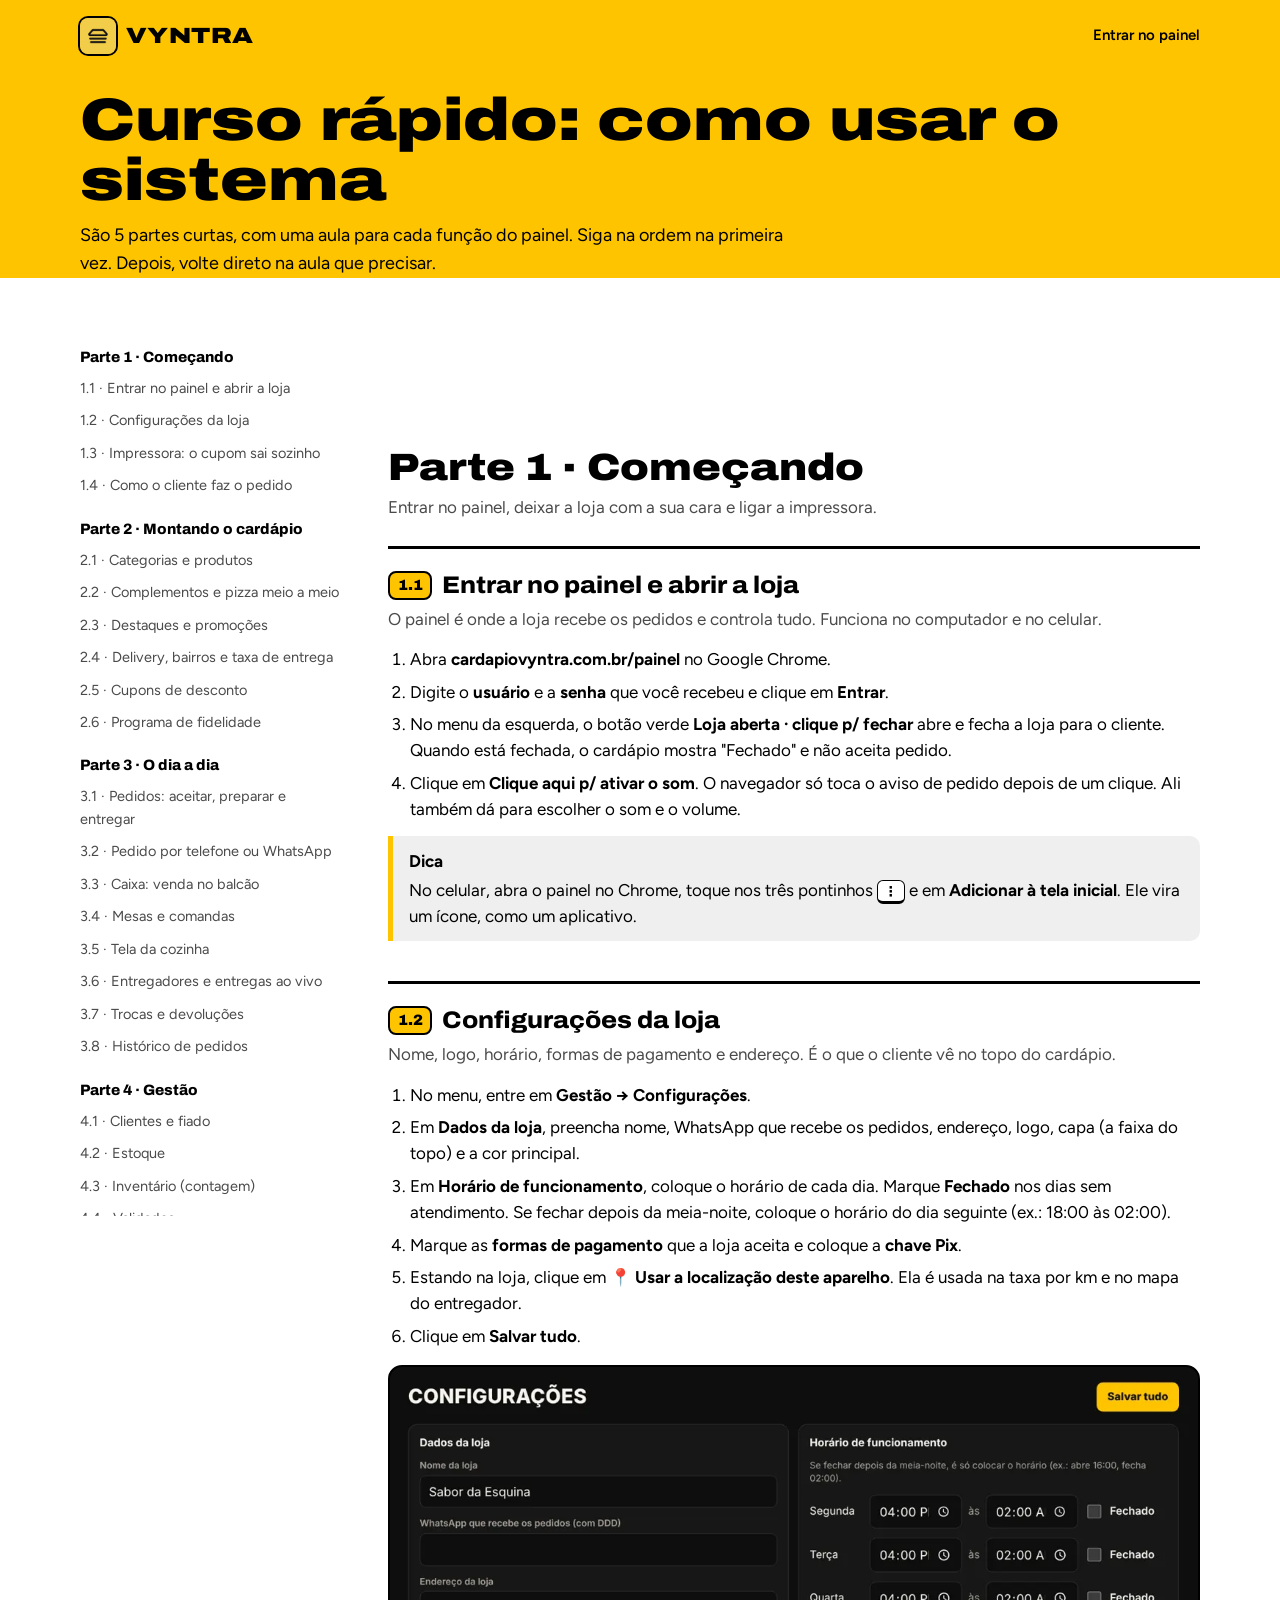
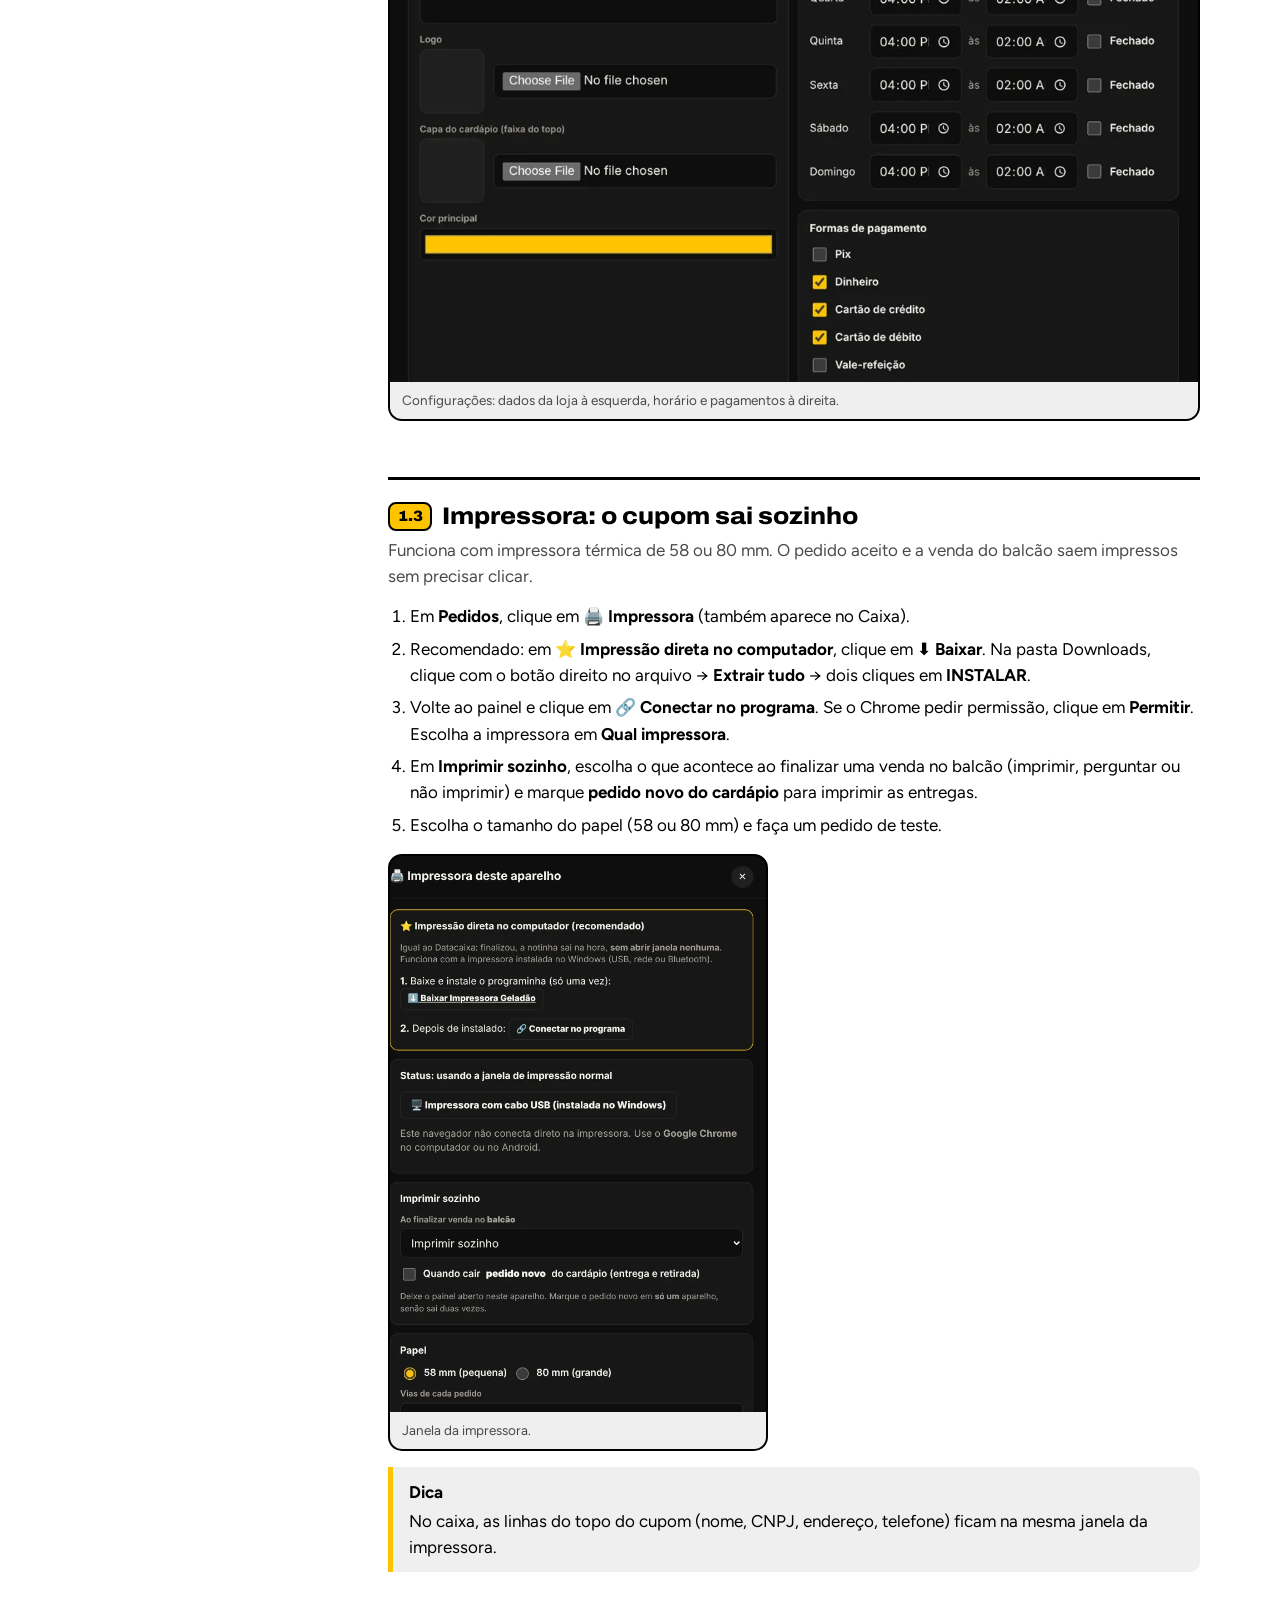
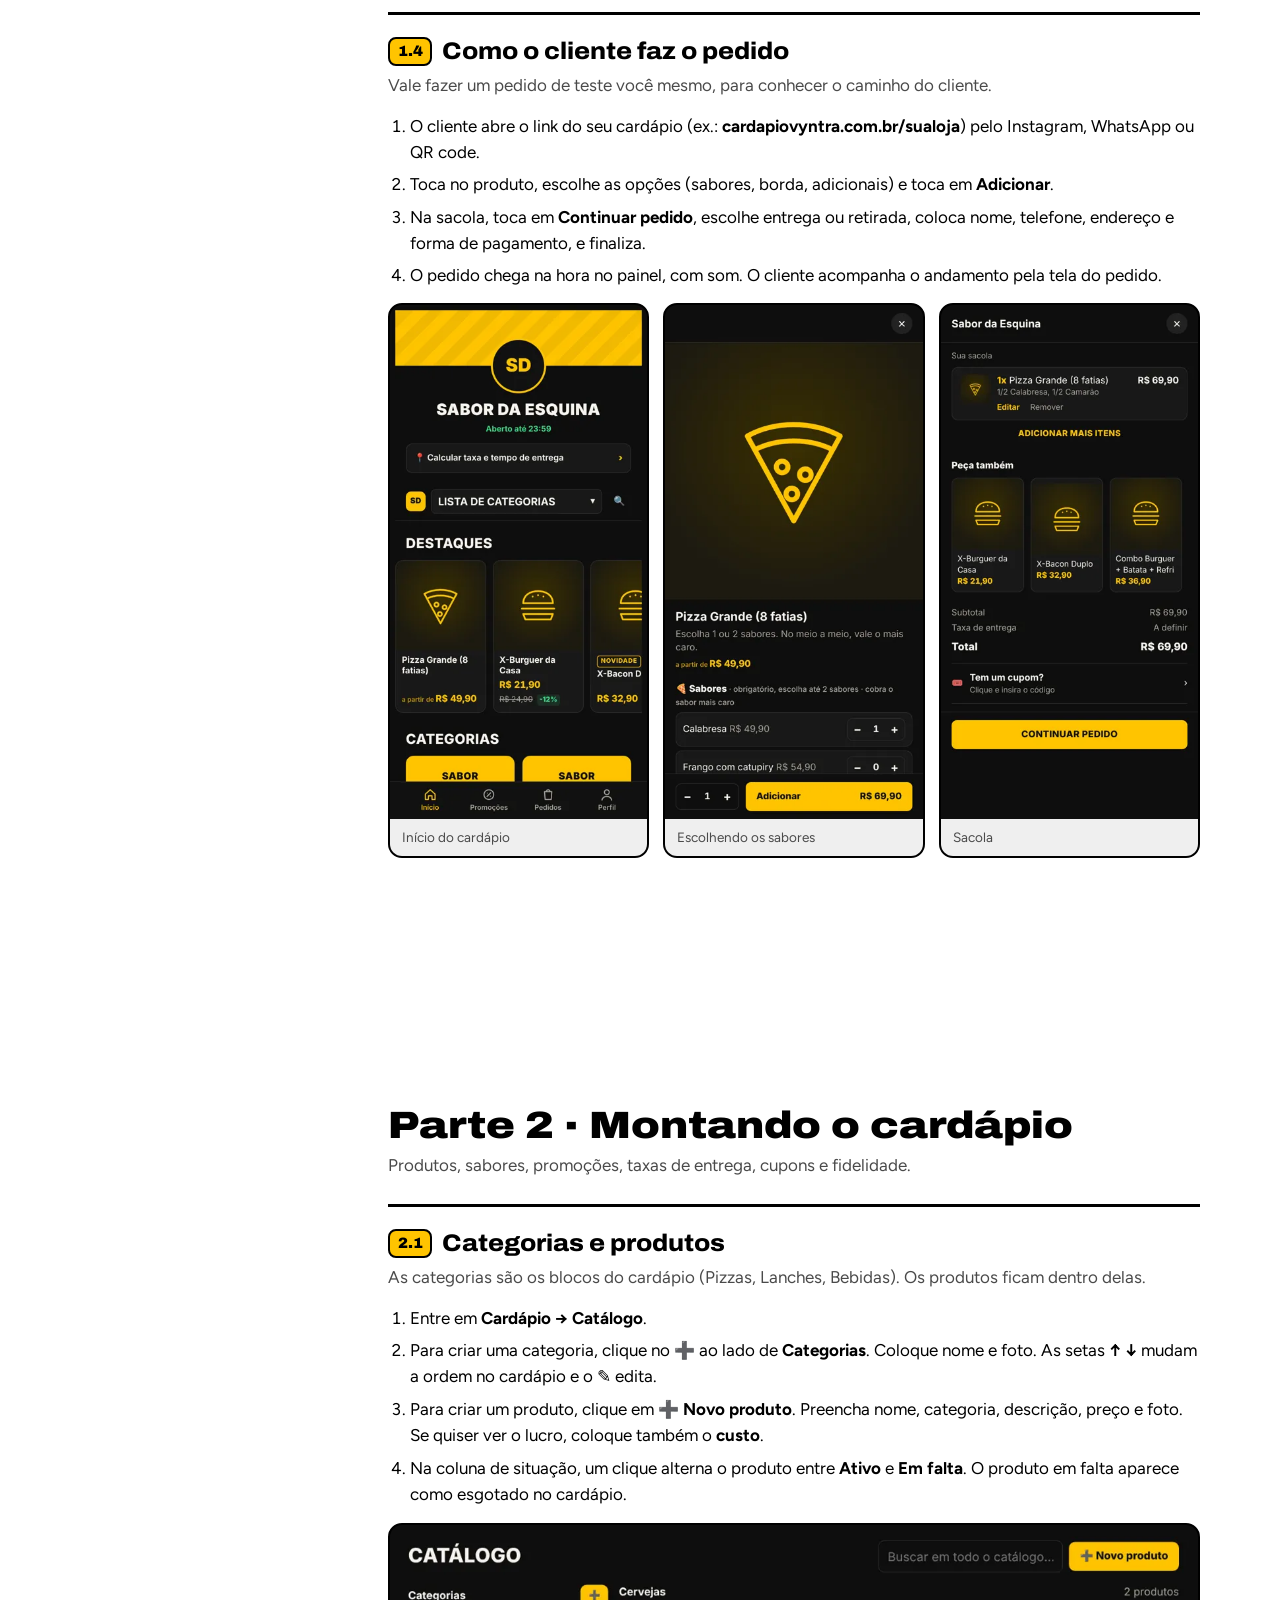
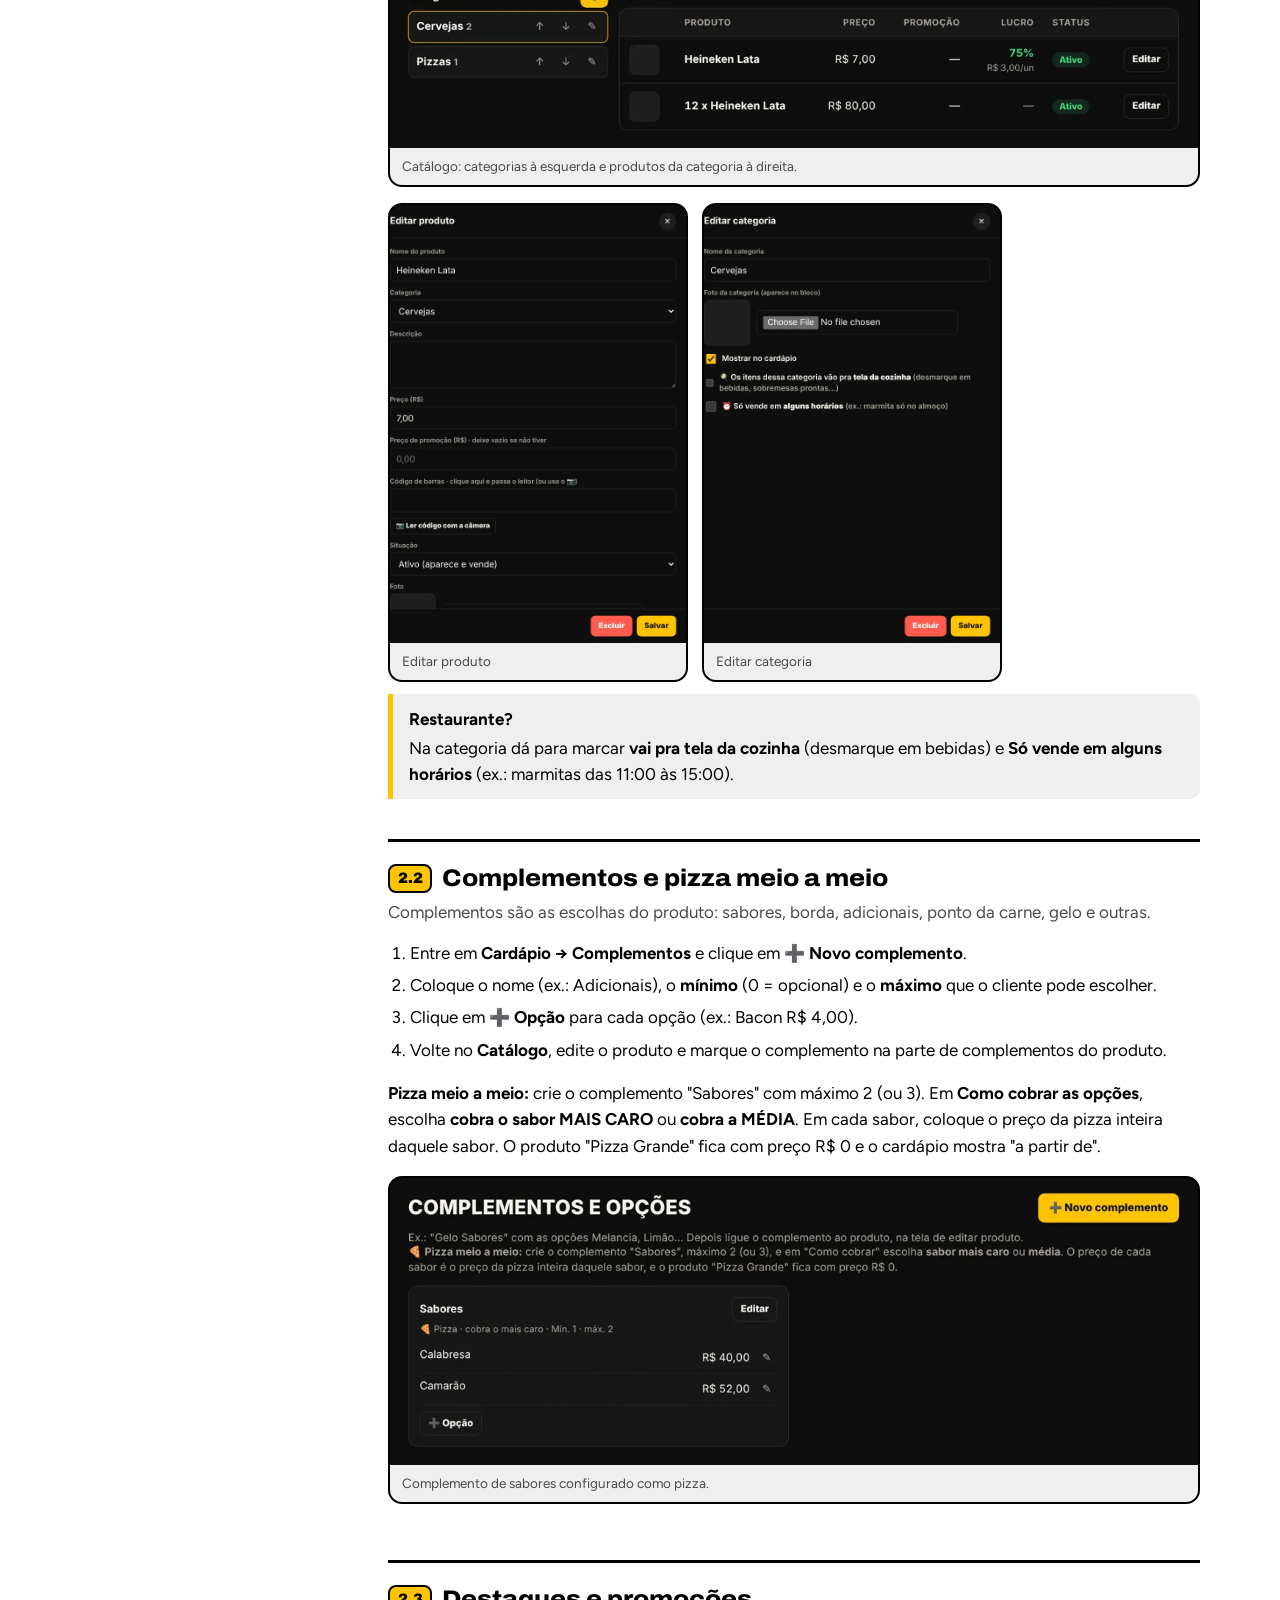
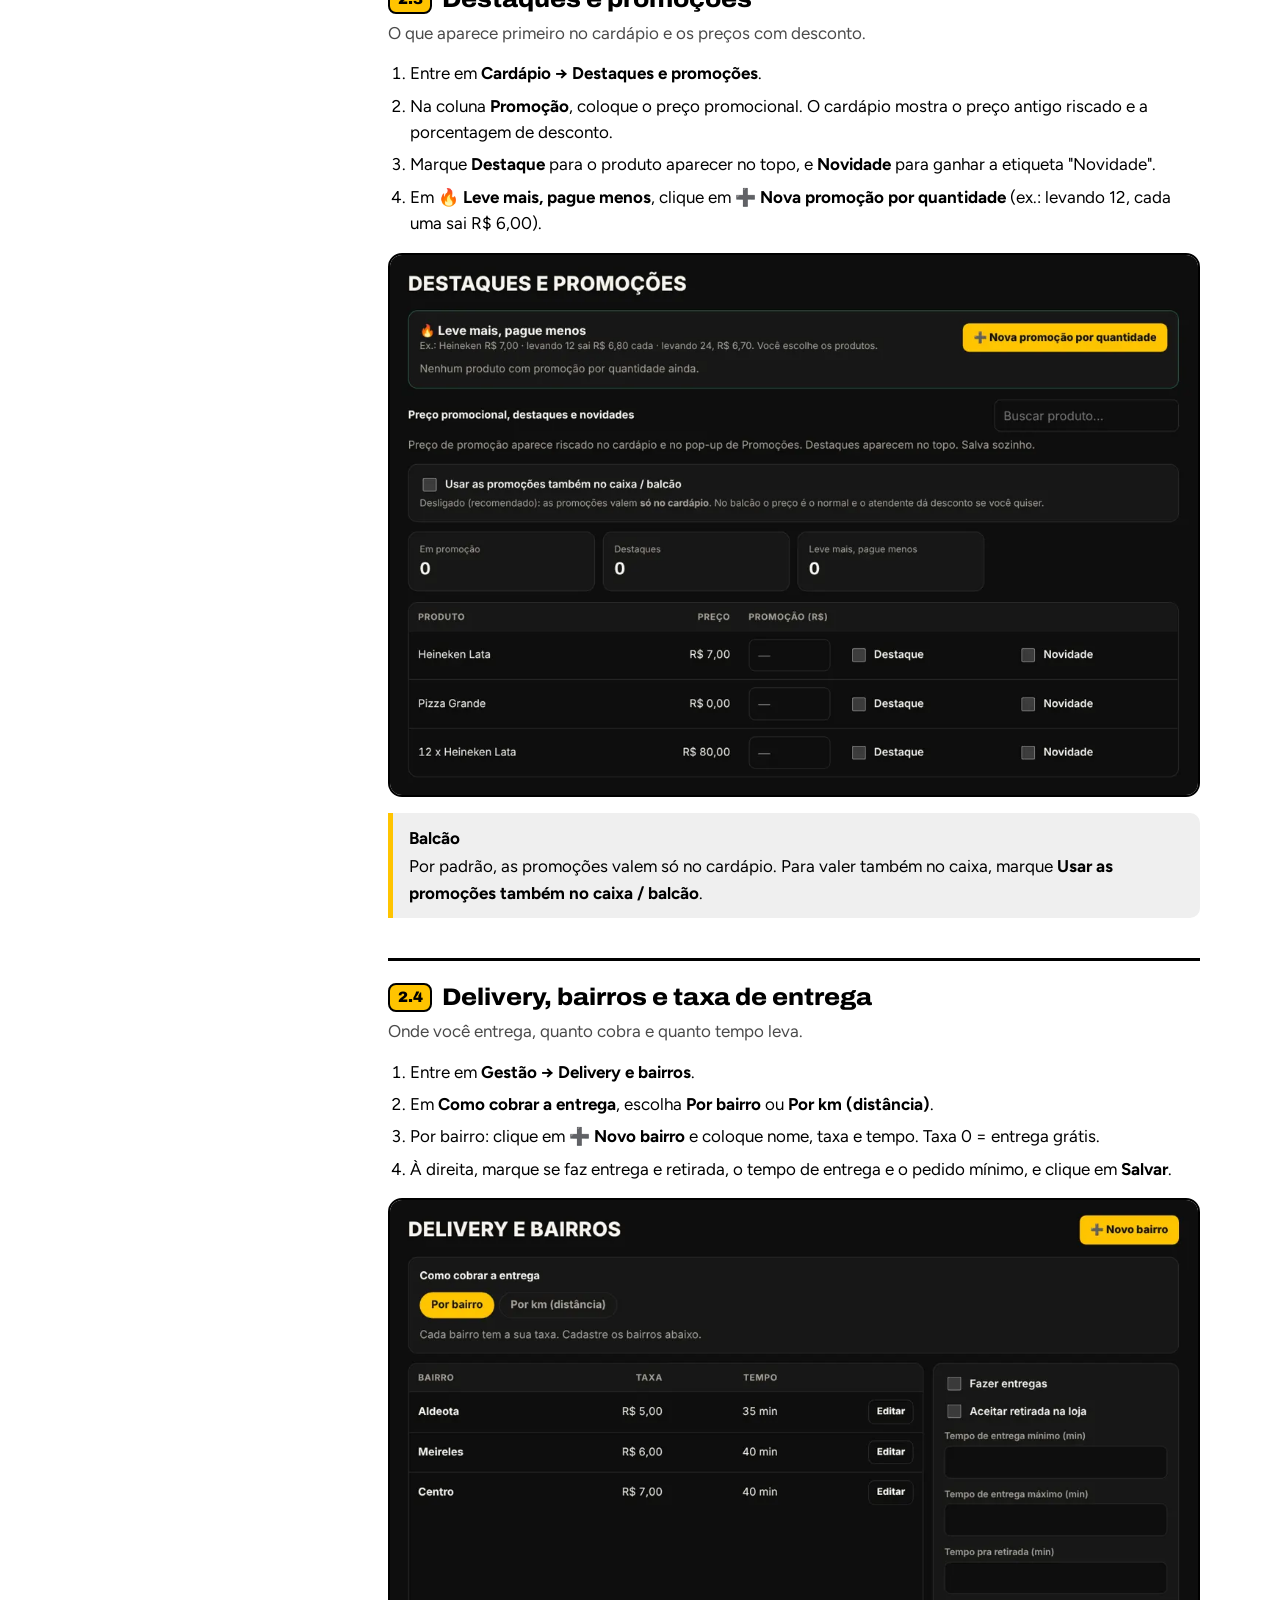
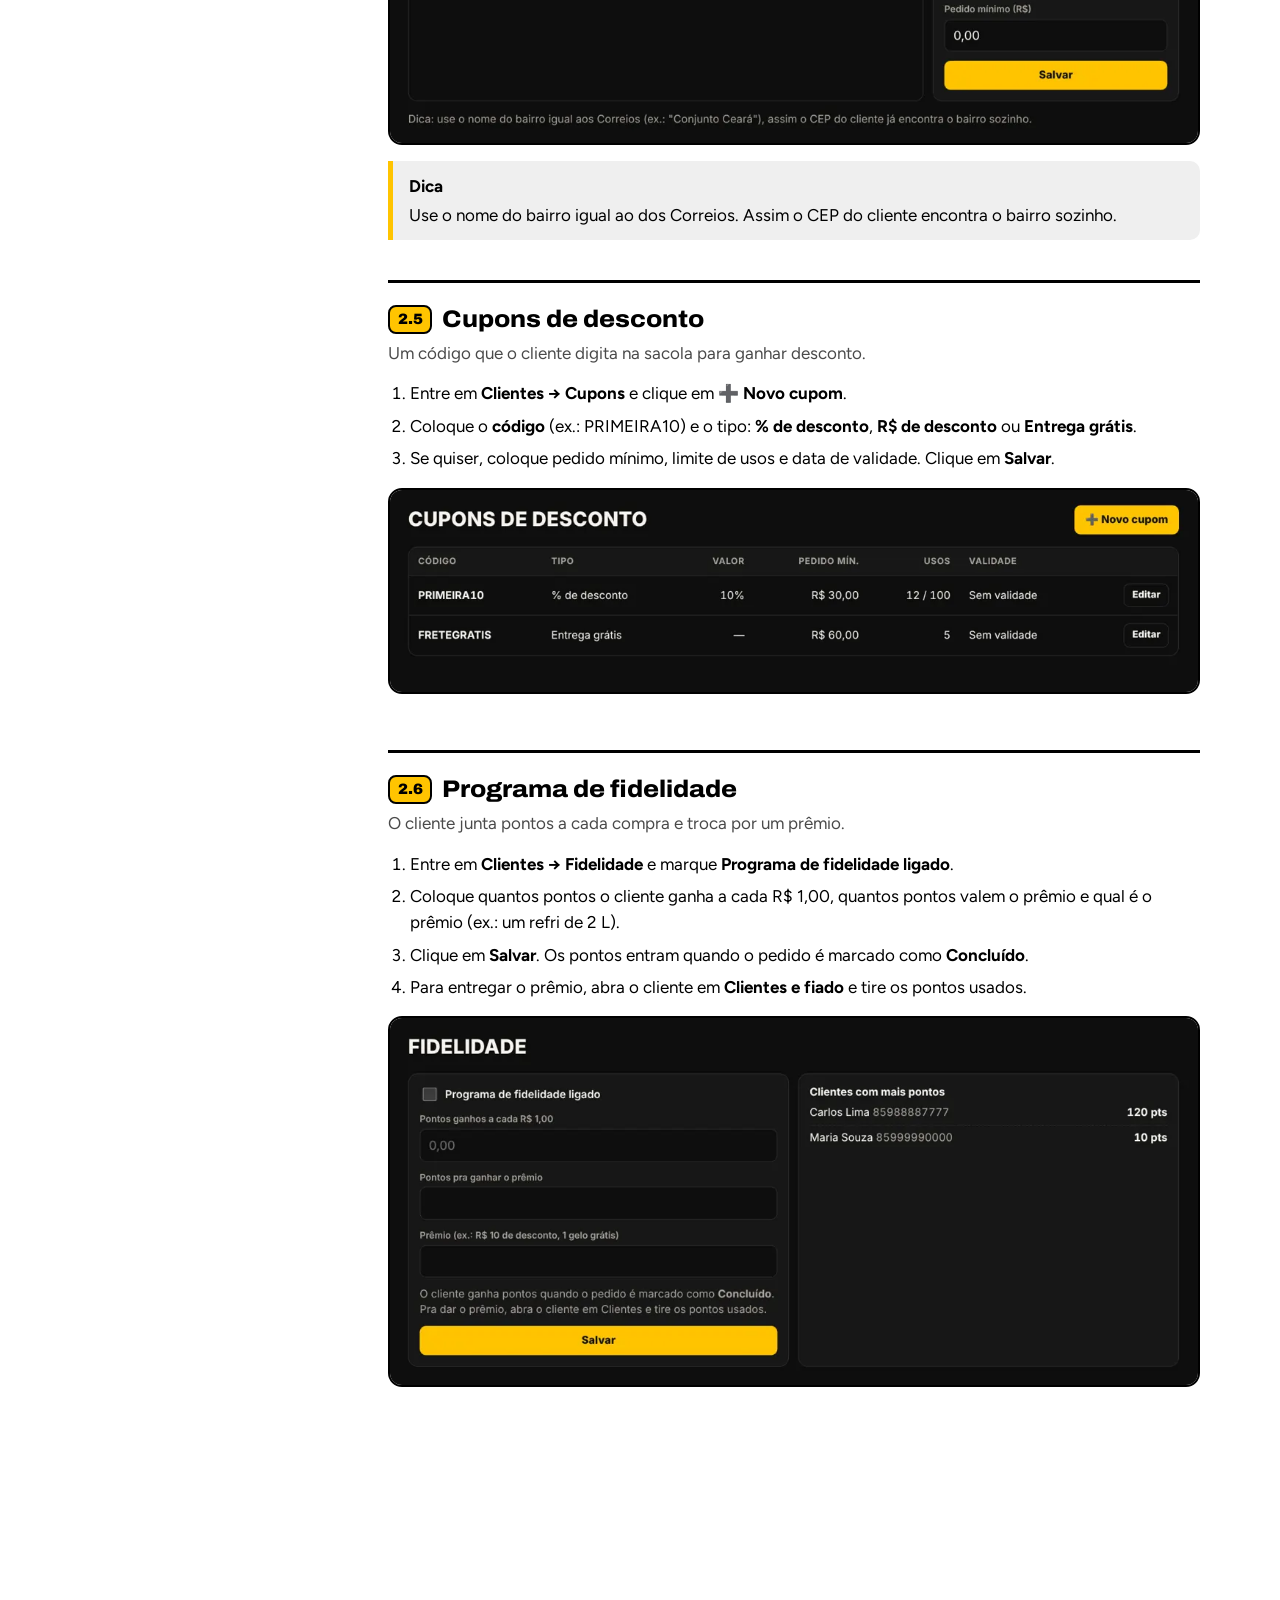
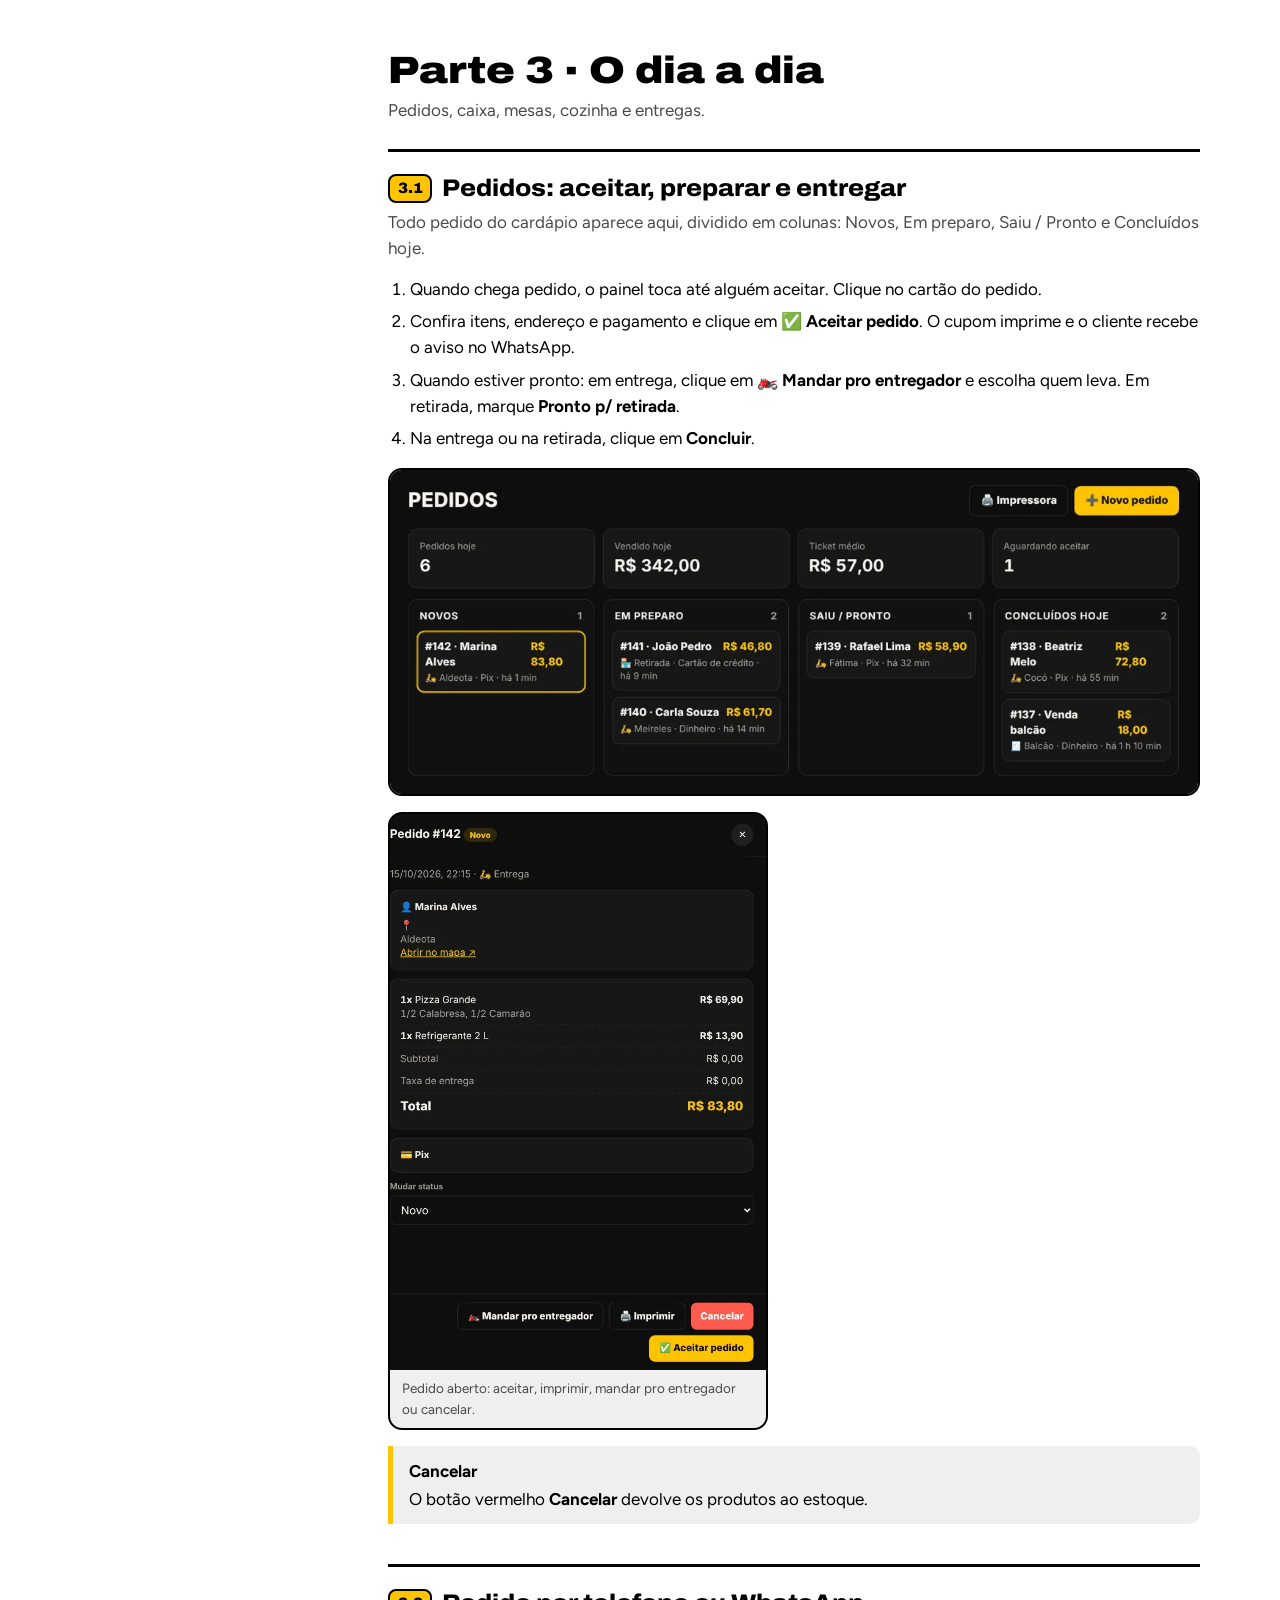
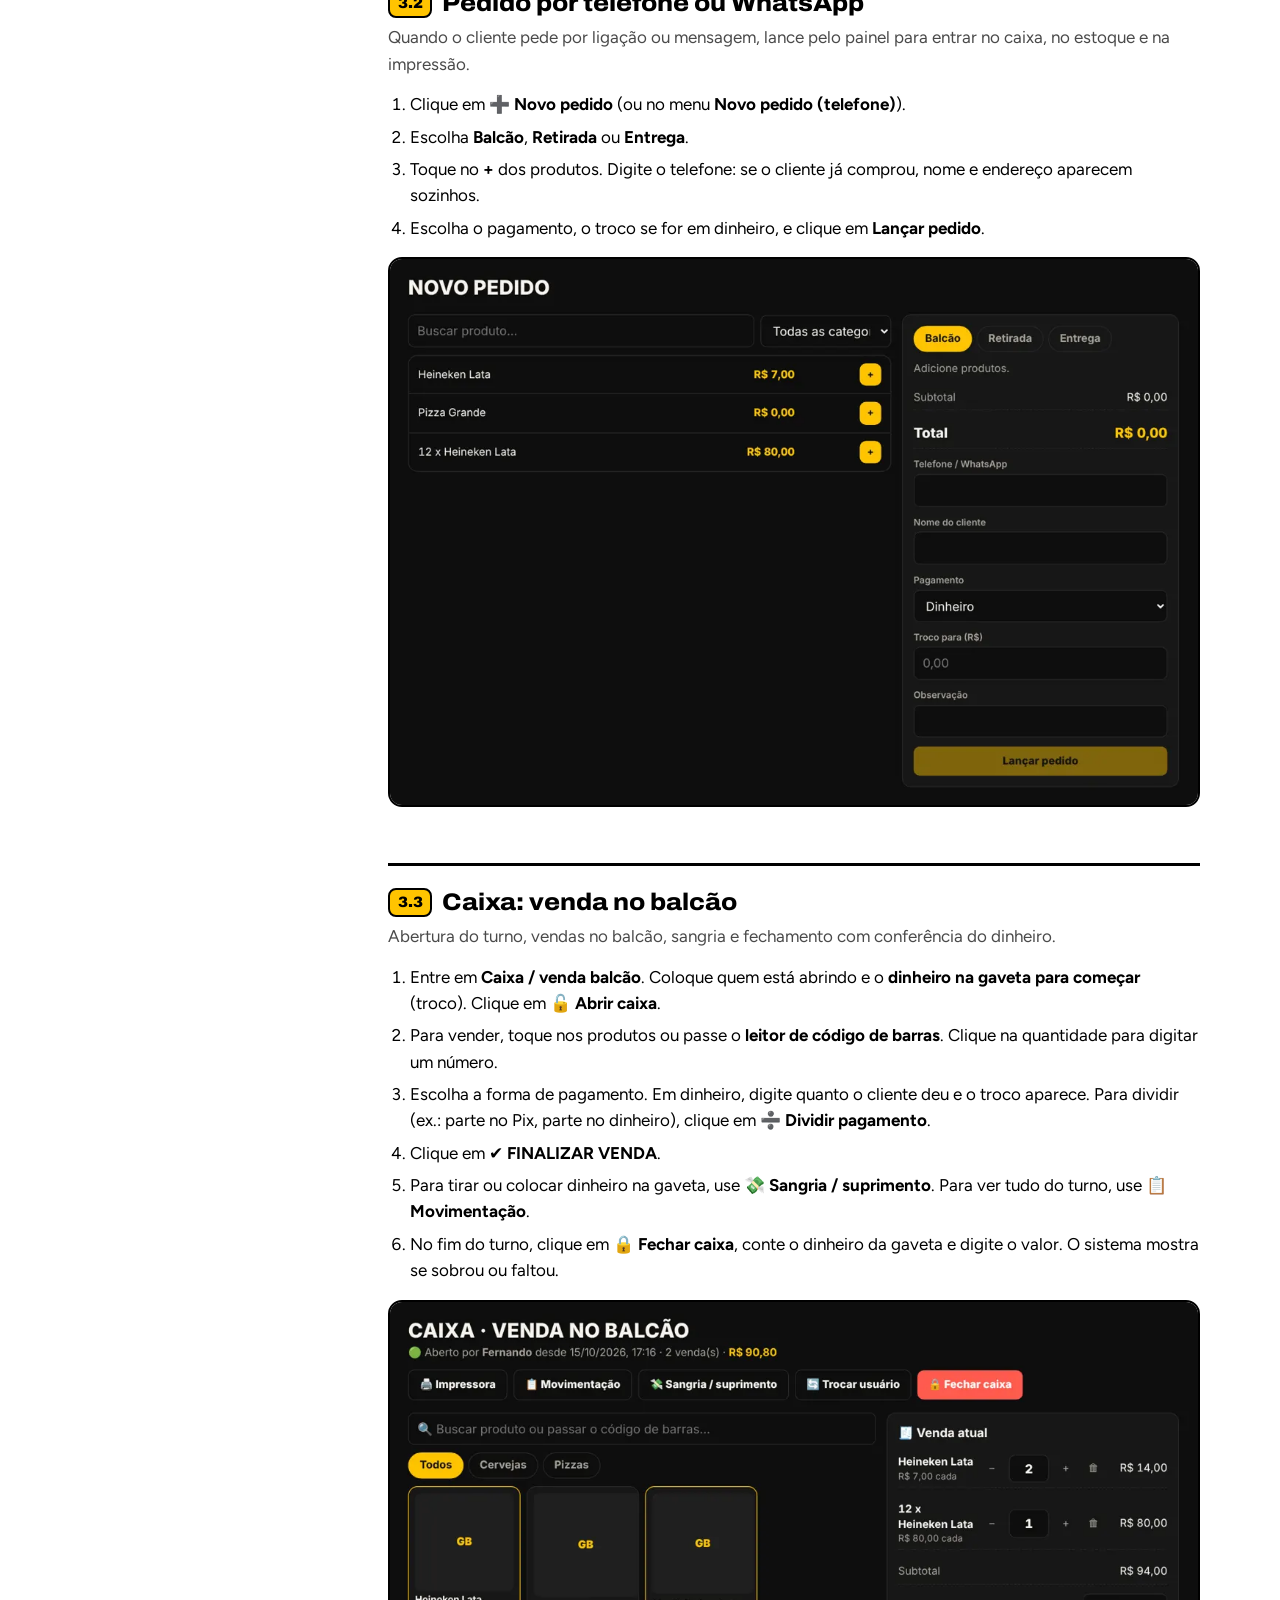
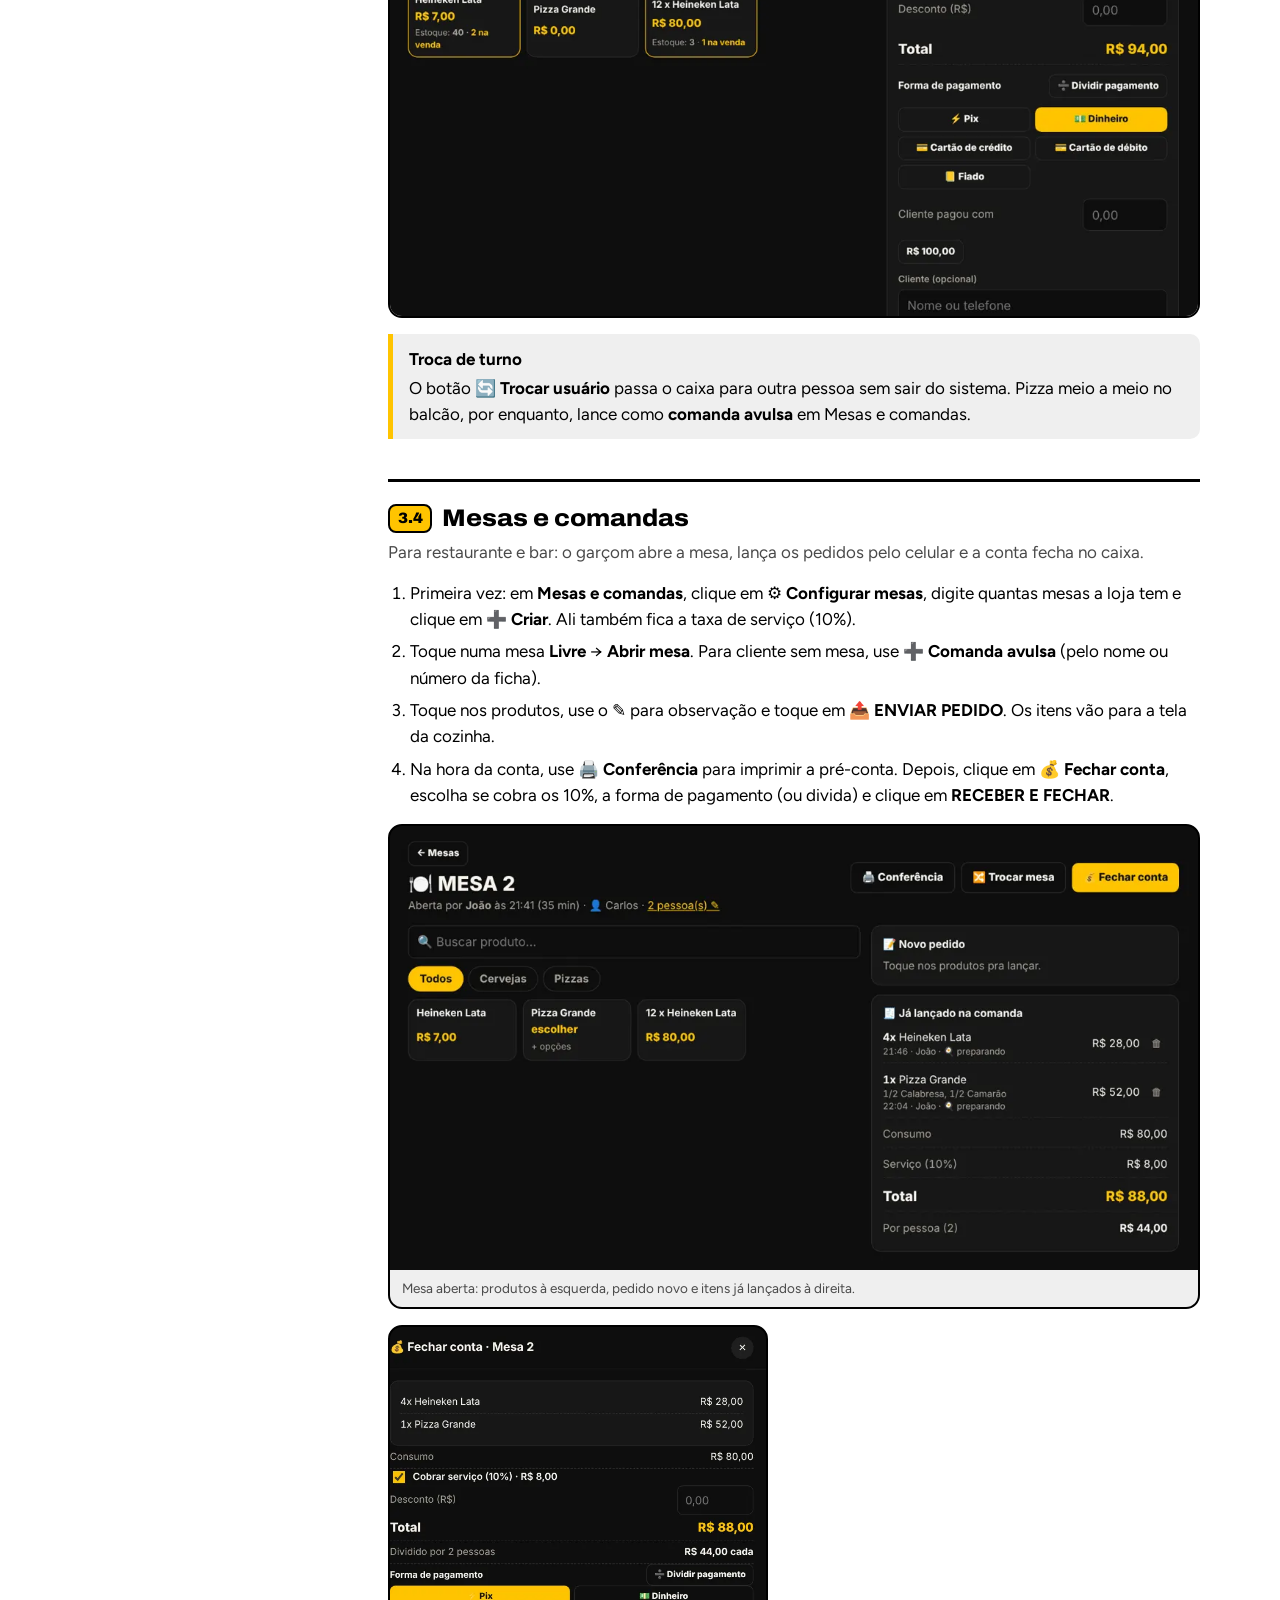
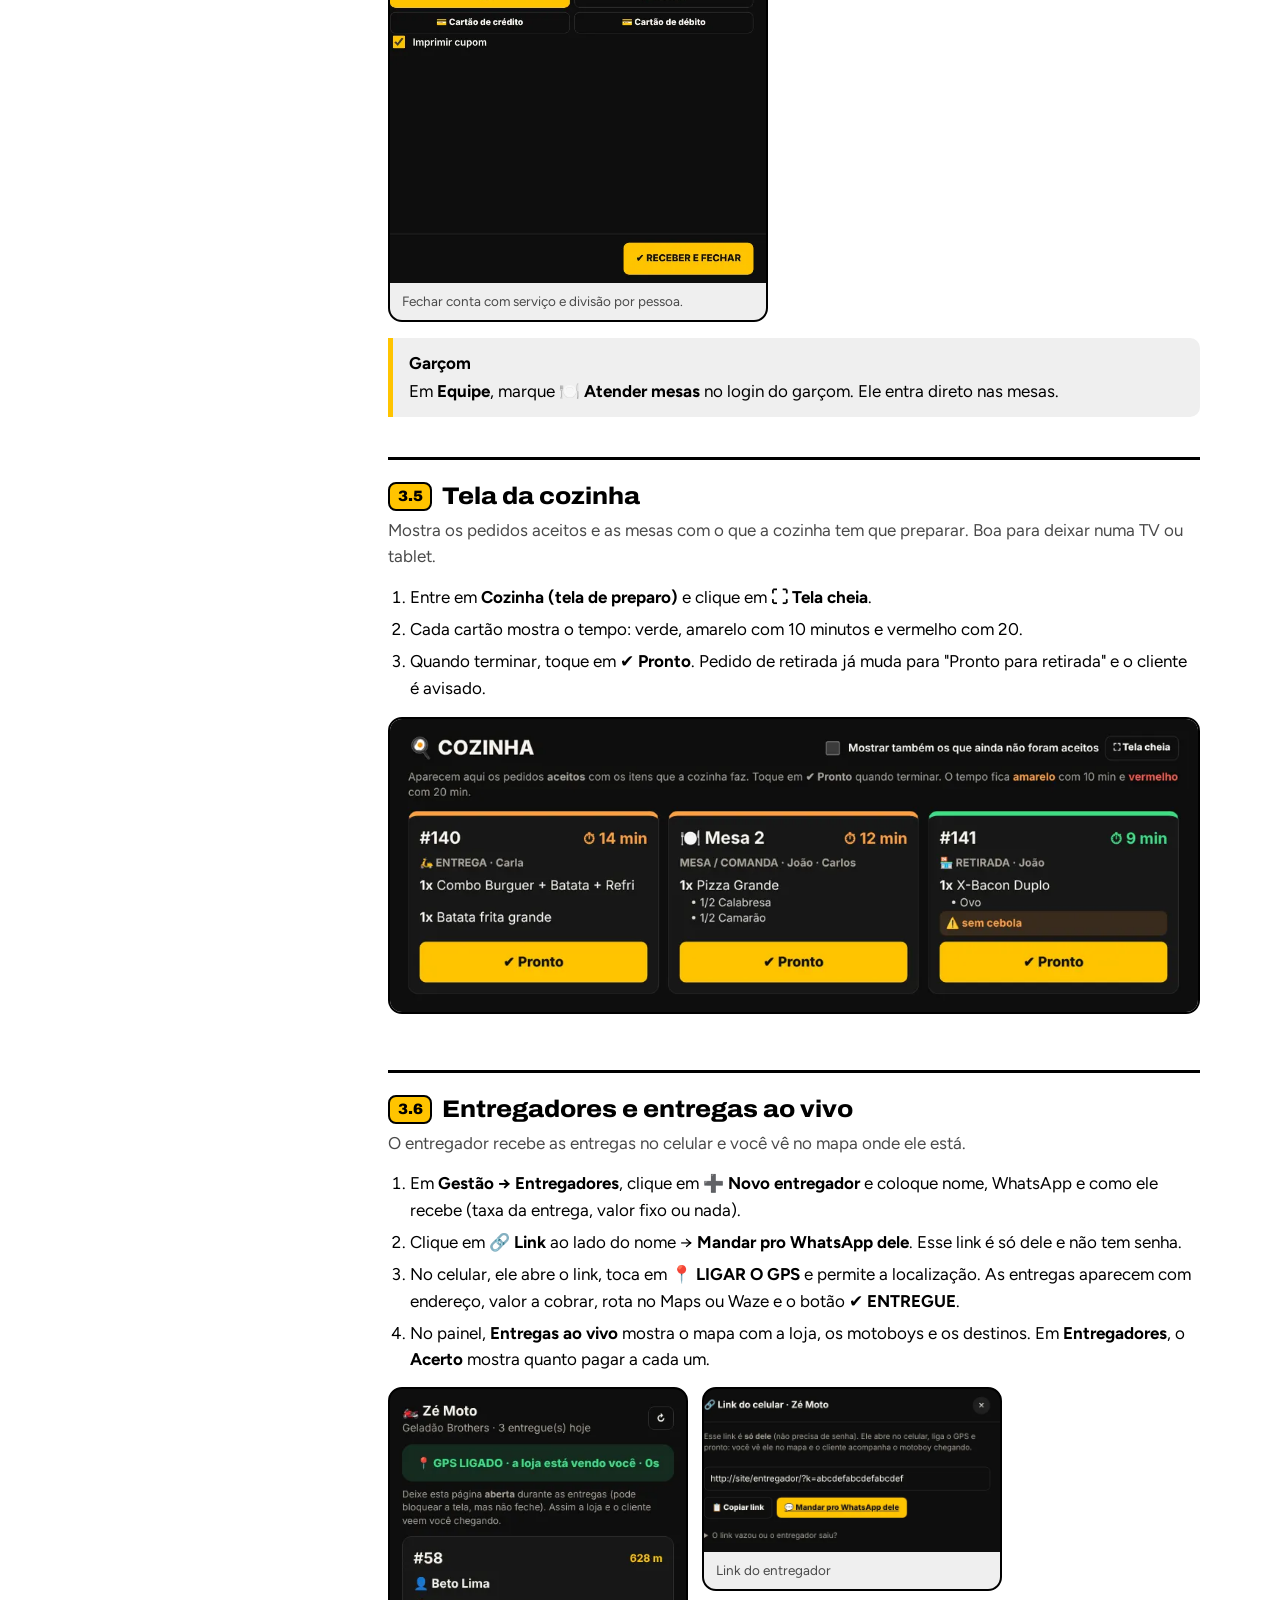
<file: ajuda/index.html>
<!doctype html>
<html lang="pt-BR">
<head>
<meta charset="utf-8">
<meta name="viewport" content="width=device-width, initial-scale=1, viewport-fit=cover">
<title>Curso rápido · VYNTRA</title>
<meta name="description" content="Aprenda a usar cada função do sistema VYNTRA: cardápio, pedidos, caixa, mesas, cozinha, entregadores, estoque, financeiro e WhatsApp.">
<meta name="theme-color" content="#FFC400">
<link rel="icon" href="/img/vyntra-32.png">
<link rel="preconnect" href="https://fonts.googleapis.com">
<link rel="stylesheet" href="https://fonts.googleapis.com/css2?family=Archivo:wdth,wght@62..125,500..900&family=Figtree:wght@400;500;600;700;800&display=swap">
<link rel="stylesheet" href="/vyntra/vyntra.css">
<style>
  .c-head{background:var(--amarelo)}
  .c-head h1{font:900 clamp(34px,5vw,60px)/1 var(--display);font-stretch:122%;margin:18px 0 12px}
  .c-head p{max-width:40em;margin:0 0 30px;font-size:18px}
  .c-grid{display:grid;grid-template-columns:260px minmax(0,1fr);gap:48px;padding:40px 20px 80px;max-width:1160px;margin:0 auto}
  .toc{position:sticky;top:16px;align-self:start;max-height:calc(100vh - 32px);overflow:auto;font-size:14.5px}
  .toc b{display:block;font:800 15px/1.2 var(--display);margin:18px 0 6px}
  .toc b:first-child{margin-top:0}
  .toc a{display:block;padding:5px 0;text-decoration:none;color:var(--texto2)}
  .toc a:hover{color:var(--preto);text-decoration:underline}
  .toc-m{display:none}
  .mod{margin:0 0 20px}
  .mod > h2{font:900 clamp(26px,3.4vw,38px)/1.05 var(--display);font-stretch:116%;margin:0 0 6px;padding-top:12px}
  .mod > p{color:var(--texto2);margin:0 0 26px}
  .aula{border-top:3px solid var(--preto);padding:22px 0 40px;scroll-margin-top:12px}
  .aula h3{font:800 24px/1.2 var(--display);font-stretch:108%;margin:0 0 6px}
  .aula .num{display:inline-block;min-width:44px;font:900 15px/1 var(--display);background:var(--amarelo);border:2px solid var(--preto);border-radius:8px;padding:5px 7px;margin-right:10px;vertical-align:3px;text-align:center}
  .aula .pra{color:var(--texto2);margin:0 0 14px}
  .aula ol,.aula ul{padding-left:22px;margin:0 0 14px}
  .aula li{margin:6px 0}
  .aula figure{margin:16px 0;border:2px solid var(--preto);border-radius:14px;overflow:hidden;background:#000}
  .aula figure img{width:100%}
  .aula figcaption{background:var(--cinza);color:var(--texto2);font-size:13.5px;padding:8px 12px}
  .aula figure.side{max-width:380px}
  .figs{display:flex;flex-wrap:wrap;gap:14px;align-items:flex-start}
  .figs figure{flex:1 1 220px;max-width:300px;margin:0}
  .dica{background:var(--cinza);border-left:5px solid var(--amarelo);border-radius:0 10px 10px 0;padding:12px 16px;margin:12px 0 0}
  .dica > b:first-child{display:block;margin-bottom:2px}
  kbd{font:700 13.5px/1 var(--body);background:#fff;border:1.5px solid var(--preto);border-bottom-width:3px;border-radius:6px;padding:2px 6px}
  @media (max-width:900px){.c-grid{grid-template-columns:1fr;gap:10px}.toc{display:none}.toc-m{display:block;margin:0 0 24px}
    .toc-m summary{cursor:pointer;font-weight:800;border:2px solid var(--preto);border-radius:12px;padding:12px 14px}
    .toc-m .toc{display:block;position:static;max-height:none;padding:6px 14px}}
  @media print{.toc,.toc-m,.c-head nav{display:none}.c-grid{display:block}.aula{break-inside:avoid-page}}
</style>
</head>
<body>
<header class="c-head">
  <div class="wrap">
    <div class="top"><a class="logo" href="/vyntra/"><img src="/img/vyntra-192.png" alt="">VYNTRA</a><nav><a href="/painel/">Entrar no painel</a></nav></div>
    <h1>Curso rápido: como usar o sistema</h1>
    <p>São 5 partes curtas, com uma aula para cada função do painel. Siga na ordem na primeira vez. Depois, volte direto na aula que precisar.</p>
  </div>
</header>

<div class="c-grid">
  <aside>
    <details class="toc-m"><summary>Ver todas as aulas</summary><nav class="toc" data-toc></nav></details>
    <nav class="toc" data-toc></nav>
  </aside>

  <main>
  <!-- ===================== PARTE 1 ===================== -->
  <section class="mod" id="parte1">
    <h2>Parte 1 · Começando</h2>
    <p>Entrar no painel, deixar a loja com a sua cara e ligar a impressora.</p>

    <article class="aula" id="entrar">
      <h3><span class="num">1.1</span>Entrar no painel e abrir a loja</h3>
      <p class="pra">O painel é onde a loja recebe os pedidos e controla tudo. Funciona no computador e no celular.</p>
      <ol>
        <li>Abra <b>cardapiovyntra.com.br/painel</b> no Google Chrome.</li>
        <li>Digite o <b>usuário</b> e a <b>senha</b> que você recebeu e clique em <b>Entrar</b>.</li>
        <li>No menu da esquerda, o botão verde <b>Loja aberta · clique p/ fechar</b> abre e fecha a loja para o cliente. Quando está fechada, o cardápio mostra "Fechado" e não aceita pedido.</li>
        <li>Clique em <b>Clique aqui p/ ativar o som</b>. O navegador só toca o aviso de pedido depois de um clique. Ali também dá para escolher o som e o volume.</li>
      </ol>
      <div class="dica"><b>Dica</b>No celular, abra o painel no Chrome, toque nos três pontinhos <kbd>⋮</kbd> e em <b>Adicionar à tela inicial</b>. Ele vira um ícone, como um aplicativo.</div>
    </article>

    <article class="aula" id="config">
      <h3><span class="num">1.2</span>Configurações da loja</h3>
      <p class="pra">Nome, logo, horário, formas de pagamento e endereço. É o que o cliente vê no topo do cardápio.</p>
      <ol>
        <li>No menu, entre em <b>Gestão → Configurações</b>.</li>
        <li>Em <b>Dados da loja</b>, preencha nome, WhatsApp que recebe os pedidos, endereço, logo, capa (a faixa do topo) e a cor principal.</li>
        <li>Em <b>Horário de funcionamento</b>, coloque o horário de cada dia. Marque <b>Fechado</b> nos dias sem atendimento. Se fechar depois da meia-noite, coloque o horário do dia seguinte (ex.: 18:00 às 02:00).</li>
        <li>Marque as <b>formas de pagamento</b> que a loja aceita e coloque a <b>chave Pix</b>.</li>
        <li>Estando na loja, clique em <b>📍 Usar a localização deste aparelho</b>. Ela é usada na taxa por km e no mapa do entregador.</li>
        <li>Clique em <b>Salvar tudo</b>.</li>
      </ol>
      <figure><img src="/img/ajuda/config.webp" alt="Tela de configurações com dados da loja, horários e formas de pagamento" loading="lazy" width="1100" height="837"><figcaption>Configurações: dados da loja à esquerda, horário e pagamentos à direita.</figcaption></figure>
    </article>

    <article class="aula" id="impressora">
      <h3><span class="num">1.3</span>Impressora: o cupom sai sozinho</h3>
      <p class="pra">Funciona com impressora térmica de 58 ou 80 mm. O pedido aceito e a venda do balcão saem impressos sem precisar clicar.</p>
      <ol>
        <li>Em <b>Pedidos</b>, clique em <b>🖨️ Impressora</b> (também aparece no Caixa).</li>
        <li>Recomendado: em <b>⭐ Impressão direta no computador</b>, clique em <b>⬇️ Baixar</b>. Na pasta Downloads, clique com o botão direito no arquivo → <b>Extrair tudo</b> → dois cliques em <b>INSTALAR</b>.</li>
        <li>Volte ao painel e clique em <b>🔗 Conectar no programa</b>. Se o Chrome pedir permissão, clique em <b>Permitir</b>. Escolha a impressora em <b>Qual impressora</b>.</li>
        <li>Em <b>Imprimir sozinho</b>, escolha o que acontece ao finalizar uma venda no balcão (imprimir, perguntar ou não imprimir) e marque <b>pedido novo do cardápio</b> para imprimir as entregas.</li>
        <li>Escolha o tamanho do papel (58 ou 80 mm) e faça um pedido de teste.</li>
      </ol>
      <figure class="side"><img src="/img/ajuda/d-impressora.webp" alt="Janela de configuração da impressora" loading="lazy" width="676" height="1000"><figcaption>Janela da impressora.</figcaption></figure>
      <div class="dica"><b>Dica</b>No caixa, as linhas do topo do cupom (nome, CNPJ, endereço, telefone) ficam na mesma janela da impressora.</div>
    </article>

    <article class="aula" id="cliente">
      <h3><span class="num">1.4</span>Como o cliente faz o pedido</h3>
      <p class="pra">Vale fazer um pedido de teste você mesmo, para conhecer o caminho do cliente.</p>
      <ol>
        <li>O cliente abre o link do seu cardápio (ex.: <b>cardapiovyntra.com.br/sualoja</b>) pelo Instagram, WhatsApp ou QR code.</li>
        <li>Toca no produto, escolhe as opções (sabores, borda, adicionais) e toca em <b>Adicionar</b>.</li>
        <li>Na sacola, toca em <b>Continuar pedido</b>, escolhe entrega ou retirada, coloca nome, telefone, endereço e forma de pagamento, e finaliza.</li>
        <li>O pedido chega na hora no painel, com som. O cliente acompanha o andamento pela tela do pedido.</li>
      </ol>
      <div class="figs">
        <figure><img src="/img/ajuda/cardapio-home.webp" alt="Início do cardápio no celular" loading="lazy" width="390" height="780"><figcaption>Início do cardápio</figcaption></figure>
        <figure><img src="/img/ajuda/cardapio-pizza.webp" alt="Escolha dos sabores da pizza" loading="lazy" width="390" height="780"><figcaption>Escolhendo os sabores</figcaption></figure>
        <figure><img src="/img/ajuda/cardapio-sacola.webp" alt="Sacola do cliente" loading="lazy" width="390" height="780"><figcaption>Sacola</figcaption></figure>
      </div>
    </article>
  </section>

  <!-- ===================== PARTE 2 ===================== -->
  <section class="mod" id="parte2">
    <h2>Parte 2 · Montando o cardápio</h2>
    <p>Produtos, sabores, promoções, taxas de entrega, cupons e fidelidade.</p>

    <article class="aula" id="catalogo">
      <h3><span class="num">2.1</span>Categorias e produtos</h3>
      <p class="pra">As categorias são os blocos do cardápio (Pizzas, Lanches, Bebidas). Os produtos ficam dentro delas.</p>
      <ol>
        <li>Entre em <b>Cardápio → Catálogo</b>.</li>
        <li>Para criar uma categoria, clique no <b>➕</b> ao lado de <b>Categorias</b>. Coloque nome e foto. As setas <b>↑ ↓</b> mudam a ordem no cardápio e o <b>✎</b> edita.</li>
        <li>Para criar um produto, clique em <b>➕ Novo produto</b>. Preencha nome, categoria, descrição, preço e foto. Se quiser ver o lucro, coloque também o <b>custo</b>.</li>
        <li>Na coluna de situação, um clique alterna o produto entre <b>Ativo</b> e <b>Em falta</b>. O produto em falta aparece como esgotado no cardápio.</li>
      </ol>
      <figure><img src="/img/ajuda/catalogo.webp" alt="Catálogo com categorias e produtos" loading="lazy" width="1100" height="304"><figcaption>Catálogo: categorias à esquerda e produtos da categoria à direita.</figcaption></figure>
      <div class="figs">
        <figure><img src="/img/ajuda/d-produto.webp" alt="Formulário de produto" loading="lazy" width="676" height="1000"><figcaption>Editar produto</figcaption></figure>
        <figure><img src="/img/ajuda/d-categoria.webp" alt="Formulário de categoria" loading="lazy" width="676" height="1000"><figcaption>Editar categoria</figcaption></figure>
      </div>
      <div class="dica"><b>Restaurante?</b>Na categoria dá para marcar <b>vai pra tela da cozinha</b> (desmarque em bebidas) e <b>Só vende em alguns horários</b> (ex.: marmitas das 11:00 às 15:00).</div>
    </article>

    <article class="aula" id="complementos">
      <h3><span class="num">2.2</span>Complementos e pizza meio a meio</h3>
      <p class="pra">Complementos são as escolhas do produto: sabores, borda, adicionais, ponto da carne, gelo e outras.</p>
      <ol>
        <li>Entre em <b>Cardápio → Complementos</b> e clique em <b>➕ Novo complemento</b>.</li>
        <li>Coloque o nome (ex.: Adicionais), o <b>mínimo</b> (0 = opcional) e o <b>máximo</b> que o cliente pode escolher.</li>
        <li>Clique em <b>➕ Opção</b> para cada opção (ex.: Bacon R$ 4,00).</li>
        <li>Volte no <b>Catálogo</b>, edite o produto e marque o complemento na parte de complementos do produto.</li>
      </ol>
      <p><b>Pizza meio a meio:</b> crie o complemento "Sabores" com máximo 2 (ou 3). Em <b>Como cobrar as opções</b>, escolha <b>cobra o sabor MAIS CARO</b> ou <b>cobra a MÉDIA</b>. Em cada sabor, coloque o preço da pizza inteira daquele sabor. O produto "Pizza Grande" fica com preço R$ 0 e o cardápio mostra "a partir de".</p>
      <figure><img src="/img/ajuda/complementos.webp" alt="Tela de complementos com sabores de pizza" loading="lazy" width="1100" height="391"><figcaption>Complemento de sabores configurado como pizza.</figcaption></figure>
    </article>

    <article class="aula" id="destaques">
      <h3><span class="num">2.3</span>Destaques e promoções</h3>
      <p class="pra">O que aparece primeiro no cardápio e os preços com desconto.</p>
      <ol>
        <li>Entre em <b>Cardápio → Destaques e promoções</b>.</li>
        <li>Na coluna <b>Promoção</b>, coloque o preço promocional. O cardápio mostra o preço antigo riscado e a porcentagem de desconto.</li>
        <li>Marque <b>Destaque</b> para o produto aparecer no topo, e <b>Novidade</b> para ganhar a etiqueta "Novidade".</li>
        <li>Em <b>🔥 Leve mais, pague menos</b>, clique em <b>➕ Nova promoção por quantidade</b> (ex.: levando 12, cada uma sai R$ 6,00).</li>
      </ol>
      <figure><img src="/img/ajuda/destaques.webp" alt="Tela de destaques e promoções" loading="lazy" width="1100" height="736"></figure>
      <div class="dica"><b>Balcão</b>Por padrão, as promoções valem só no cardápio. Para valer também no caixa, marque <b>Usar as promoções também no caixa / balcão</b>.</div>
    </article>

    <article class="aula" id="delivery">
      <h3><span class="num">2.4</span>Delivery, bairros e taxa de entrega</h3>
      <p class="pra">Onde você entrega, quanto cobra e quanto tempo leva.</p>
      <ol>
        <li>Entre em <b>Gestão → Delivery e bairros</b>.</li>
        <li>Em <b>Como cobrar a entrega</b>, escolha <b>Por bairro</b> ou <b>Por km (distância)</b>.</li>
        <li>Por bairro: clique em <b>➕ Novo bairro</b> e coloque nome, taxa e tempo. Taxa 0 = entrega grátis.</li>
        <li>À direita, marque se faz entrega e retirada, o tempo de entrega e o pedido mínimo, e clique em <b>Salvar</b>.</li>
      </ol>
      <figure><img src="/img/ajuda/delivery.webp" alt="Tela de delivery e bairros" loading="lazy" width="1100" height="740"></figure>
      <div class="dica"><b>Dica</b>Use o nome do bairro igual ao dos Correios. Assim o CEP do cliente encontra o bairro sozinho.</div>
    </article>

    <article class="aula" id="cupons">
      <h3><span class="num">2.5</span>Cupons de desconto</h3>
      <p class="pra">Um código que o cliente digita na sacola para ganhar desconto.</p>
      <ol>
        <li>Entre em <b>Clientes → Cupons</b> e clique em <b>➕ Novo cupom</b>.</li>
        <li>Coloque o <b>código</b> (ex.: PRIMEIRA10) e o tipo: <b>% de desconto</b>, <b>R$ de desconto</b> ou <b>Entrega grátis</b>.</li>
        <li>Se quiser, coloque pedido mínimo, limite de usos e data de validade. Clique em <b>Salvar</b>.</li>
      </ol>
      <figure><img src="/img/ajuda/cupons.webp" alt="Lista de cupons" loading="lazy" width="1100" height="276"></figure>
    </article>

    <article class="aula" id="fidelidade">
      <h3><span class="num">2.6</span>Programa de fidelidade</h3>
      <p class="pra">O cliente junta pontos a cada compra e troca por um prêmio.</p>
      <ol>
        <li>Entre em <b>Clientes → Fidelidade</b> e marque <b>Programa de fidelidade ligado</b>.</li>
        <li>Coloque quantos pontos o cliente ganha a cada R$ 1,00, quantos pontos valem o prêmio e qual é o prêmio (ex.: um refri de 2 L).</li>
        <li>Clique em <b>Salvar</b>. Os pontos entram quando o pedido é marcado como <b>Concluído</b>.</li>
        <li>Para entregar o prêmio, abra o cliente em <b>Clientes e fiado</b> e tire os pontos usados.</li>
      </ol>
      <figure><img src="/img/ajuda/fidelidade.webp" alt="Configuração da fidelidade" loading="lazy" width="1100" height="499"></figure>
    </article>
  </section>

  <!-- ===================== PARTE 3 ===================== -->
  <section class="mod" id="parte3">
    <h2>Parte 3 · O dia a dia</h2>
    <p>Pedidos, caixa, mesas, cozinha e entregas.</p>

    <article class="aula" id="pedidos">
      <h3><span class="num">3.1</span>Pedidos: aceitar, preparar e entregar</h3>
      <p class="pra">Todo pedido do cardápio aparece aqui, dividido em colunas: Novos, Em preparo, Saiu / Pronto e Concluídos hoje.</p>
      <ol>
        <li>Quando chega pedido, o painel toca até alguém aceitar. Clique no cartão do pedido.</li>
        <li>Confira itens, endereço e pagamento e clique em <b>✅ Aceitar pedido</b>. O cupom imprime e o cliente recebe o aviso no WhatsApp.</li>
        <li>Quando estiver pronto: em entrega, clique em <b>🏍️ Mandar pro entregador</b> e escolha quem leva. Em retirada, marque <b>Pronto p/ retirada</b>.</li>
        <li>Na entrega ou na retirada, clique em <b>Concluir</b>.</li>
      </ol>
      <figure><img src="/img/ajuda/pedidos.webp" alt="Painel de pedidos em colunas" loading="lazy" width="1100" height="441"></figure>
      <figure class="side"><img src="/img/ajuda/d-pedido.webp" alt="Detalhes de um pedido com botões de ação" loading="lazy" width="676" height="1000"><figcaption>Pedido aberto: aceitar, imprimir, mandar pro entregador ou cancelar.</figcaption></figure>
      <div class="dica"><b>Cancelar</b>O botão vermelho <b>Cancelar</b> devolve os produtos ao estoque.</div>
    </article>

    <article class="aula" id="novo">
      <h3><span class="num">3.2</span>Pedido por telefone ou WhatsApp</h3>
      <p class="pra">Quando o cliente pede por ligação ou mensagem, lance pelo painel para entrar no caixa, no estoque e na impressão.</p>
      <ol>
        <li>Clique em <b>➕ Novo pedido</b> (ou no menu <b>Novo pedido (telefone)</b>).</li>
        <li>Escolha <b>Balcão</b>, <b>Retirada</b> ou <b>Entrega</b>.</li>
        <li>Toque no <b>+</b> dos produtos. Digite o telefone: se o cliente já comprou, nome e endereço aparecem sozinhos.</li>
        <li>Escolha o pagamento, o troco se for em dinheiro, e clique em <b>Lançar pedido</b>.</li>
      </ol>
      <figure><img src="/img/ajuda/novo.webp" alt="Tela de novo pedido por telefone" loading="lazy" width="1100" height="744"></figure>
    </article>

    <article class="aula" id="caixa">
      <h3><span class="num">3.3</span>Caixa: venda no balcão</h3>
      <p class="pra">Abertura do turno, vendas no balcão, sangria e fechamento com conferência do dinheiro.</p>
      <ol>
        <li>Entre em <b>Caixa / venda balcão</b>. Coloque quem está abrindo e o <b>dinheiro na gaveta para começar</b> (troco). Clique em <b>🔓 Abrir caixa</b>.</li>
        <li>Para vender, toque nos produtos ou passe o <b>leitor de código de barras</b>. Clique na quantidade para digitar um número.</li>
        <li>Escolha a forma de pagamento. Em dinheiro, digite quanto o cliente deu e o troco aparece. Para dividir (ex.: parte no Pix, parte no dinheiro), clique em <b>➗ Dividir pagamento</b>.</li>
        <li>Clique em <b>✔ FINALIZAR VENDA</b>.</li>
        <li>Para tirar ou colocar dinheiro na gaveta, use <b>💸 Sangria / suprimento</b>. Para ver tudo do turno, use <b>📋 Movimentação</b>.</li>
        <li>No fim do turno, clique em <b>🔒 Fechar caixa</b>, conte o dinheiro da gaveta e digite o valor. O sistema mostra se sobrou ou faltou.</li>
      </ol>
      <figure><img src="/img/ajuda/d-caixa.webp" alt="Tela do caixa com venda em andamento" loading="lazy" width="1100" height="837"></figure>
      <div class="dica"><b>Troca de turno</b>O botão <b>🔄 Trocar usuário</b> passa o caixa para outra pessoa sem sair do sistema. Pizza meio a meio no balcão, por enquanto, lance como <b>comanda avulsa</b> em Mesas e comandas.</div>
    </article>

    <article class="aula" id="mesas">
      <h3><span class="num">3.4</span>Mesas e comandas</h3>
      <p class="pra">Para restaurante e bar: o garçom abre a mesa, lança os pedidos pelo celular e a conta fecha no caixa.</p>
      <ol>
        <li>Primeira vez: em <b>Mesas e comandas</b>, clique em <b>⚙️ Configurar mesas</b>, digite quantas mesas a loja tem e clique em <b>➕ Criar</b>. Ali também fica a taxa de serviço (10%).</li>
        <li>Toque numa mesa <b>Livre</b> → <b>Abrir mesa</b>. Para cliente sem mesa, use <b>➕ Comanda avulsa</b> (pelo nome ou número da ficha).</li>
        <li>Toque nos produtos, use o <b>✎</b> para observação e toque em <b>📤 ENVIAR PEDIDO</b>. Os itens vão para a tela da cozinha.</li>
        <li>Na hora da conta, use <b>🖨️ Conferência</b> para imprimir a pré-conta. Depois, clique em <b>💰 Fechar conta</b>, escolha se cobra os 10%, a forma de pagamento (ou divida) e clique em <b>RECEBER E FECHAR</b>.</li>
      </ol>
      <figure><img src="/img/ajuda/d-mesa.webp" alt="Comanda da mesa com itens lançados" loading="lazy" width="1100" height="604"><figcaption>Mesa aberta: produtos à esquerda, pedido novo e itens já lançados à direita.</figcaption></figure>
      <figure class="side"><img src="/img/ajuda/d-fechar-conta.webp" alt="Fechar conta da mesa" loading="lazy" width="676" height="1000"><figcaption>Fechar conta com serviço e divisão por pessoa.</figcaption></figure>
      <div class="dica"><b>Garçom</b>Em <b>Equipe</b>, marque <b>🍽️ Atender mesas</b> no login do garçom. Ele entra direto nas mesas.</div>
    </article>

    <article class="aula" id="cozinha">
      <h3><span class="num">3.5</span>Tela da cozinha</h3>
      <p class="pra">Mostra os pedidos aceitos e as mesas com o que a cozinha tem que preparar. Boa para deixar numa TV ou tablet.</p>
      <ol>
        <li>Entre em <b>Cozinha (tela de preparo)</b> e clique em <b>⛶ Tela cheia</b>.</li>
        <li>Cada cartão mostra o tempo: verde, amarelo com 10 minutos e vermelho com 20.</li>
        <li>Quando terminar, toque em <b>✔ Pronto</b>. Pedido de retirada já muda para "Pronto para retirada" e o cliente é avisado.</li>
      </ol>
      <figure><img src="/img/ajuda/cozinha.webp" alt="Tela da cozinha com cartões de pedidos" loading="lazy" width="1100" height="399"></figure>
    </article>

    <article class="aula" id="entregas">
      <h3><span class="num">3.6</span>Entregadores e entregas ao vivo</h3>
      <p class="pra">O entregador recebe as entregas no celular e você vê no mapa onde ele está.</p>
      <ol>
        <li>Em <b>Gestão → Entregadores</b>, clique em <b>➕ Novo entregador</b> e coloque nome, WhatsApp e como ele recebe (taxa da entrega, valor fixo ou nada).</li>
        <li>Clique em <b>🔗 Link</b> ao lado do nome → <b>Mandar pro WhatsApp dele</b>. Esse link é só dele e não tem senha.</li>
        <li>No celular, ele abre o link, toca em <b>📍 LIGAR O GPS</b> e permite a localização. As entregas aparecem com endereço, valor a cobrar, rota no Maps ou Waze e o botão <b>✔ ENTREGUE</b>.</li>
        <li>No painel, <b>Entregas ao vivo</b> mostra o mapa com a loja, os motoboys e os destinos. Em <b>Entregadores</b>, o <b>Acerto</b> mostra quanto pagar a cada um.</li>
      </ol>
      <div class="figs">
        <figure><img src="/img/ajuda/entregador-celular.webp" alt="Tela do entregador no celular" loading="lazy" width="390" height="844"><figcaption>O que o entregador vê no celular</figcaption></figure>
        <figure><img src="/img/ajuda/d-link-entregador.webp" alt="Link do celular do entregador" loading="lazy" width="676" height="372"><figcaption>Link do entregador</figcaption></figure>
      </div>
      <div class="dica"><b>Importante</b>O celular só manda a localização enquanto a página do link está aberta na tela.</div>
    </article>

    <article class="aula" id="devolucoes">
      <h3><span class="num">3.7</span>Trocas e devoluções</h3>
      <p class="pra">Devolve o dinheiro (ou gera crédito para troca) e volta o produto para o estoque.</p>
      <ol>
        <li>Entre em <b>Trocas e devoluções</b> e encontre a venda pelo número ou escolha uma dos últimos 3 dias.</li>
        <li>Marque os itens e a quantidade que voltaram, o motivo e como devolver o valor.</li>
        <li>Clique em <b>✔ Confirmar devolução</b>. Em troca, o desconto já vai para o caixa para passar o produto novo.</li>
      </ol>
      <figure><img src="/img/ajuda/devolucoes.webp" alt="Tela de trocas e devoluções" loading="lazy" width="1100" height="476"></figure>
    </article>

    <article class="aula" id="historico">
      <h3><span class="num">3.8</span>Histórico de pedidos</h3>
      <p class="pra">Busca qualquer pedido antigo por data, status, número, nome ou telefone.</p>
      <ol>
        <li>Entre em <b>Histórico</b>, escolha as datas em <b>De</b> e <b>Até</b> e, se quiser, o status.</li>
        <li>Clique numa linha para abrir o pedido e reimprimir.</li>
      </ol>
      <figure><img src="/img/ajuda/historico.webp" alt="Histórico de pedidos" loading="lazy" width="1100" height="576"></figure>
    </article>
  </section>

  <!-- ===================== PARTE 4 ===================== -->
  <section class="mod" id="parte4">
    <h2>Parte 4 · Gestão</h2>
    <p>Clientes, estoque, dinheiro e equipe.</p>

    <article class="aula" id="clientes">
      <h3><span class="num">4.1</span>Clientes e fiado</h3>
      <p class="pra">Todo cliente que pede entra aqui sozinho, com histórico, pontos e quanto deve no fiado.</p>
      <ol>
        <li>Entre em <b>Clientes → Clientes e fiado</b>. Busque pelo nome ou telefone, ou marque <b>Só quem está devendo</b>.</li>
        <li>Para vender fiado: no caixa, escolha <b>Fiado</b> como pagamento e selecione o cliente (precisa ter telefone).</li>
        <li>Para receber: abra o cliente e lance o pagamento do fiado.</li>
      </ol>
      <figure><img src="/img/ajuda/clientes.webp" alt="Lista de clientes com fiado" loading="lazy" width="1100" height="378"></figure>
    </article>

    <article class="aula" id="estoque">
      <h3><span class="num">4.2</span>Estoque</h3>
      <p class="pra">O estoque baixa sozinho a cada venda e avisa quando está acabando.</p>
      <ol>
        <li>No produto (Catálogo), ligue o controle de estoque e coloque a quantidade e o <b>mínimo</b>.</li>
        <li>Em <b>Gestão → Estoque</b>, use <b>Entrada</b> quando chegar mercadoria e <b>Ajustar</b> para corrigir. O <b>Histórico</b> mostra cada movimento.</li>
      </ol>
      <figure><img src="/img/ajuda/estoque.webp" alt="Tela de estoque" loading="lazy" width="1100" height="303"></figure>
      <div class="dica"><b>Fardo</b>Para o fardo "12 x Heineken" baixar 12 unidades da lata, no produto do fardo escolha <b>Usa o estoque de outro produto</b> e a lata.</div>
    </article>

    <article class="aula" id="inventario">
      <h3><span class="num">4.3</span>Inventário (contagem)</h3>
      <p class="pra">Conta o que tem de verdade na loja e acerta o estoque de uma vez.</p>
      <ol>
        <li>Entre em <b>Gestão → Inventário (contagem)</b>.</li>
        <li>Digite a quantidade contada de cada produto, ou bipe com o leitor (cada bipe soma 1, e o fardo soma o tanto que tem dentro).</li>
        <li>Clique em <b>✔ Conferir e salvar</b>, confira a diferença e clique em <b>💾 Salvar inventário</b>.</li>
      </ol>
      <figure><img src="/img/ajuda/inventario.webp" alt="Tela de inventário" loading="lazy" width="1100" height="323"></figure>
    </article>

    <article class="aula" id="validades">
      <h3><span class="num">4.4</span>Validades</h3>
      <p class="pra">Avisa antes de um produto vencer.</p>
      <ol>
        <li>Entre em <b>Gestão → Validades</b> e clique em <b>➕ Lançar validade</b> quando a mercadoria chegar.</li>
        <li>Escolha o produto, a quantidade e a data de vencimento. O menu mostra um aviso quando algo está perto de vencer.</li>
      </ol>
      <figure><img src="/img/ajuda/validades.webp" alt="Tela de validades" loading="lazy" width="1100" height="572"></figure>
    </article>

    <article class="aula" id="desempenho">
      <h3><span class="num">4.5</span>Financeiro e lucro</h3>
      <p class="pra">Quanto vendeu, quanto custou e quanto sobrou de verdade.</p>
      <ol>
        <li>Entre em <b>Gestão → Financeiro e lucro</b> e escolha o período (Hoje, 7 dias, Este mês…).</li>
        <li>Em <b>⚙️ Taxas e meta</b>, coloque as taxas da maquininha e dos apps e a meta do mês.</li>
        <li>O <b>Demonstrativo de resultado</b> mostra faturamento, custo das mercadorias, despesas e o <b>lucro real</b>. Use <b>⬇️ Exportar vendas</b> para tirar uma planilha.</li>
      </ol>
      <figure><img src="/img/ajuda/desempenho.webp" alt="Financeiro com faturamento, lucro e gráfico" loading="lazy" width="1100" height="837"></figure>
      <div class="dica"><b>Lucro certo</b>O lucro só fica certo com o <b>custo</b> dos produtos preenchido no Catálogo.</div>
    </article>

    <article class="aula" id="despesas">
      <h3><span class="num">4.6</span>Despesas e contas</h3>
      <p class="pra">Aluguel, luz, fornecedores: o que pagar e quando.</p>
      <ol>
        <li>Entre em <b>Gestão → Despesas e contas</b> e clique em <b>➕ Nova despesa</b>: descrição, valor, categoria e vencimento.</li>
        <li>Contas que se repetem todo mês podem ser fixas. No começo do mês, clique em <b>🔁 Lançar fixas do mês</b>.</li>
        <li>Quando pagar, edite a conta e marque como paga.</li>
      </ol>
      <figure><img src="/img/ajuda/financeiro.webp" alt="Despesas e contas" loading="lazy" width="1100" height="398"></figure>
    </article>

    <article class="aula" id="avaliacoes">
      <h3><span class="num">4.7</span>Avaliações</h3>
      <p class="pra">Depois do pedido concluído, o cliente dá de 1 a 5 estrelas e pode comentar.</p>
      <ol>
        <li>Entre em <b>Clientes → Avaliações</b> para ver a nota média e os comentários.</li>
        <li>Notas 3 ou menos aparecem separadas, para você falar com o cliente.</li>
      </ol>
      <figure><img src="/img/ajuda/avaliacoes.webp" alt="Tela de avaliações" loading="lazy" width="1100" height="495"></figure>
    </article>

    <article class="aula" id="equipe">
      <h3><span class="num">4.8</span>Equipe e acessos</h3>
      <p class="pra">Cada funcionário tem o seu login e vê só o que você liberar.</p>
      <ol>
        <li>Entre em <b>Gestão → Equipe e acessos</b> e clique em <b>➕ Novo funcionário</b>.</li>
        <li>Coloque o nome, o usuário (ex.: joao) e a senha.</li>
        <li>Marque o que ele pode fazer (pedidos, desconto, fiado, estoque, mesas, cozinha…) e, se quiser, o horário em que ele pode entrar. Clique em <b>Salvar</b>.</li>
      </ol>
      <figure><img src="/img/ajuda/equipe.webp" alt="Tela de equipe e acessos" loading="lazy" width="1100" height="522"></figure>
    </article>
  </section>

  <!-- ===================== PARTE 5 ===================== -->
  <section class="mod" id="parte5">
    <h2>Parte 5 · WhatsApp automático</h2>
    <p>Robô de boas-vindas e avisos de pedido sem digitar nada.</p>

    <article class="aula" id="extensao">
      <h3><span class="num">5.1</span>Instalar a extensão do WhatsApp</h3>
      <p class="pra">Precisa ser feito uma vez, no computador da loja, com o Google Chrome.</p>
      <ol>
        <li>No painel, entre em <b>Gestão → Chatbot e avisos</b> e abra <b>🧩 Instalar a extensão do WhatsApp</b>. Clique em <b>⬇️ Baixar a extensão VYNTRA</b>.</li>
        <li>Em Downloads, clique com o botão direito no arquivo → <b>Extrair tudo</b>. Guarde a pasta em Documentos e não apague.</li>
        <li>No Chrome, digite <b>chrome://extensions</b>, ligue o <b>Modo do desenvolvedor</b>, clique em <b>Carregar sem compactação</b> e escolha a pasta.</li>
        <li>Abra o <b>web.whatsapp.com</b>, entre com o WhatsApp da loja, clique na aba <b>⚡ VYNTRA</b> do lado direito e faça login com o usuário do painel.</li>
      </ol>
      <figure><img src="/img/ajuda/chatbot.webp" alt="Tela do chatbot com o passo a passo da extensão" loading="lazy" width="1100" height="837"></figure>
    </article>

    <article class="aula" id="robo">
      <h3><span class="num">5.2</span>Robô e avisos de pedido</h3>
      <p class="pra">O robô manda o link do cardápio para quem chama, e os avisos de "aceito", "saiu" e "pronto" vão sozinhos.</p>
      <ol>
        <li>Em <b>Chatbot e avisos</b>, ligue <b>🤖 Robô de respostas automáticas</b>.</li>
        <li>Em <b>Como o robô responde</b>, o recomendado é <b>Só a 1ª mensagem</b>: ele dá boas-vindas com o cardápio (ou avisa que está fechado) e depois deixa você atender.</li>
        <li>Escreva as mensagens de loja aberta e fechada. Pode usar <b>{nome}</b>, <b>{loja}</b> e <b>{link}</b>.</li>
        <li>Nos avisos automáticos, escolha em quais status o cliente é avisado. Clique em <b>💾 Salvar</b> e use <b>🔧 Testar envio automático</b>.</li>
      </ol>
      <div class="dica"><b>Para funcionar</b>O WhatsApp Web precisa ficar aberto no computador da loja, com a extensão ligada.</div>
    </article>

    <p style="margin-top:30px">Ficou alguma dúvida? Fale com o suporte da VYNTRA pelo <a data-wa href="/vyntra/">WhatsApp</a>.</p>
  </section>
  </main>
</div>

<footer><div class="wrap"><span>VYNTRA · Curso rápido</span><nav><a href="/painel/">Entrar no painel</a><a href="/termos/">Termos de uso</a><a href="/privacidade/">Privacidade</a></nav></div></footer>
<script src="/vyntra/contato.js"></script>
<script>
(function(){
  // índice montado a partir das aulas
  var html="";
  document.querySelectorAll(".mod").forEach(function(m){
    html+="<b>"+m.querySelector("h2").textContent+"</b>";
    m.querySelectorAll(".aula").forEach(function(a){html+='<a href="#'+a.id+'">'+a.querySelector("h3").textContent.replace(/^(\d\.\d)/,"$1 · ")+"</a>"});
  });
  document.querySelectorAll("[data-toc]").forEach(function(n){n.innerHTML=html});
  document.querySelectorAll(".toc-m a").forEach(function(a){a.addEventListener("click",function(){a.closest("details").open=false})});
  var V=window.VYNTRA||{},d=String(V.whatsapp||"").replace(/\D/g,"");
  if(d.length>=10) document.querySelectorAll("[data-wa]").forEach(function(a){a.href="https://wa.me/"+(d.length<=11?"55":"")+d;a.target="_blank";a.rel="noopener"});
})();
</script>
</body>
</html>
</file>
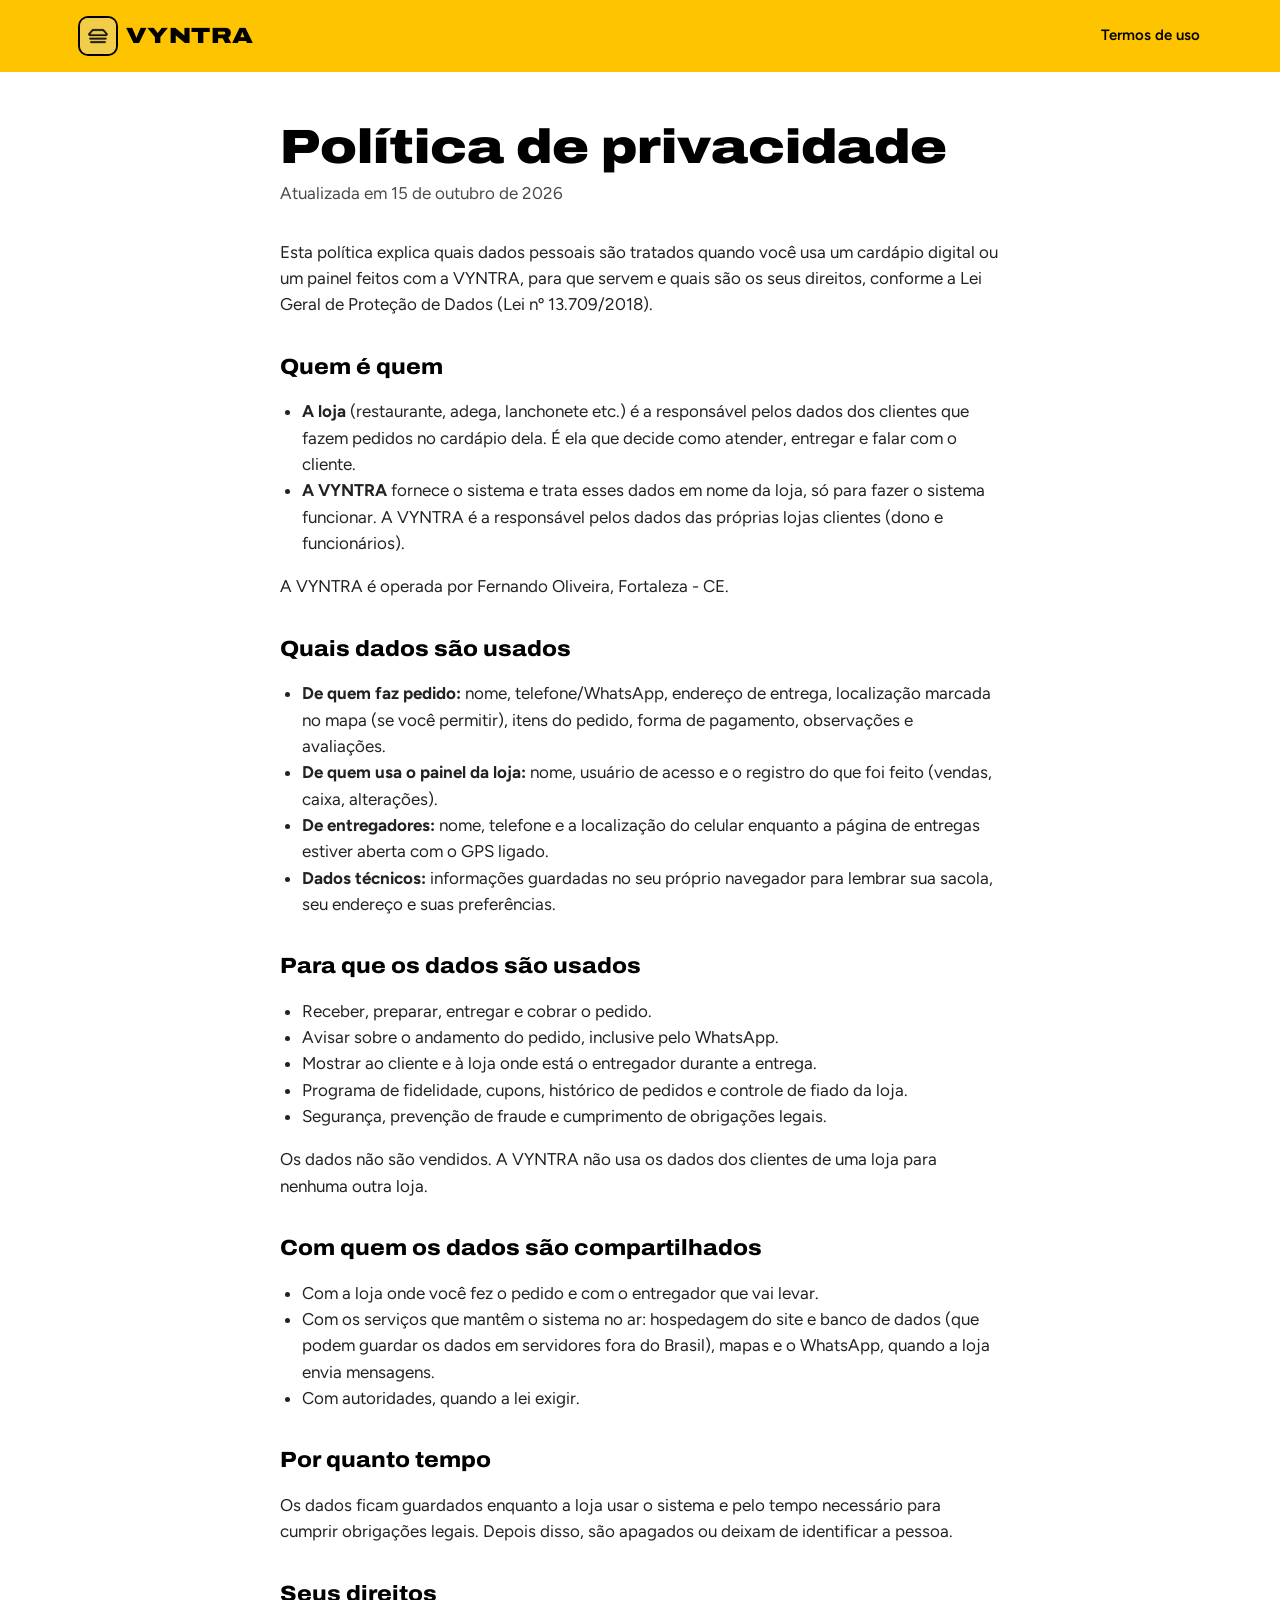
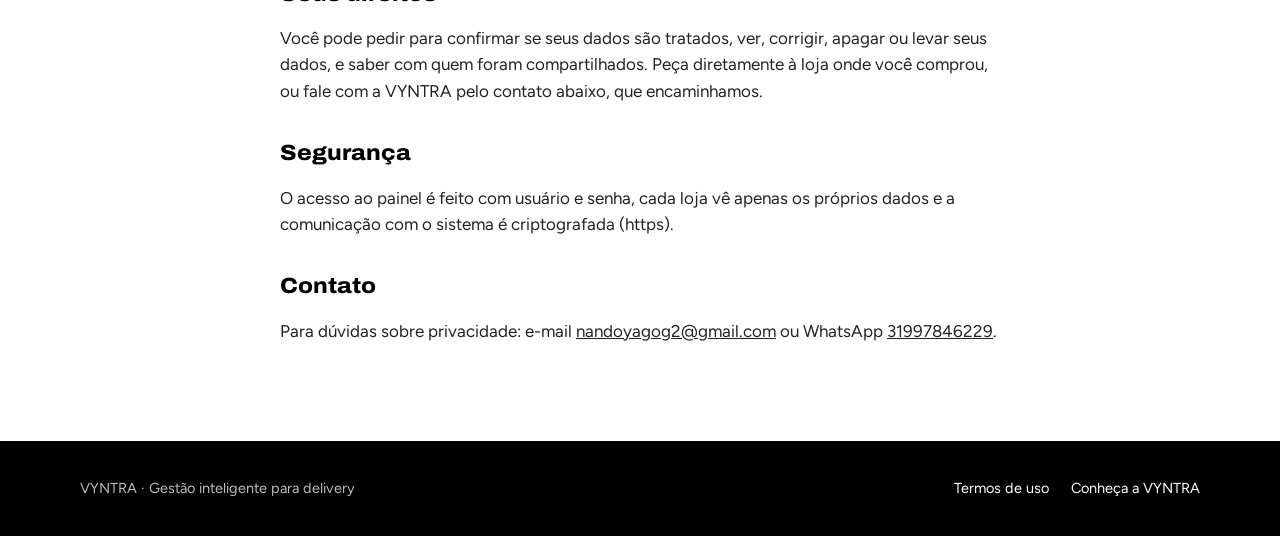
<file: privacidade/index.html>
<!doctype html>
<html lang="pt-BR">
<head>
<meta charset="utf-8">
<meta name="viewport" content="width=device-width, initial-scale=1">
<title>Política de privacidade · VYNTRA</title>
<meta name="theme-color" content="#FFC400">
<link rel="icon" href="/img/vyntra-32.png">
<link rel="preconnect" href="https://fonts.googleapis.com">
<link rel="stylesheet" href="https://fonts.googleapis.com/css2?family=Archivo:wdth,wght@62..125,500..900&family=Figtree:wght@400;500;600;700;800&display=swap">
<link rel="stylesheet" href="/vyntra/vyntra.css">
<script src="/vyntra/contato.js"></script>
</head>
<body>
<div class="doc-top"><div class="wrap"><div class="top"><a class="logo" href="/vyntra/"><img src="/img/vyntra-192.png" alt="">VYNTRA</a><nav><a href="/termos/">Termos de uso</a></nav></div></div></div>
<main class="doc">
  <h1>Política de privacidade</h1>
  <p class="upd">Atualizada em 15 de outubro de 2026</p>

  <p>Esta política explica quais dados pessoais são tratados quando você usa um cardápio digital ou um painel feitos com a VYNTRA, para que servem e quais são os seus direitos, conforme a Lei Geral de Proteção de Dados (Lei nº 13.709/2018).</p>

  <h2>Quem é quem</h2>
  <ul>
    <li><b>A loja</b> (restaurante, adega, lanchonete etc.) é a responsável pelos dados dos clientes que fazem pedidos no cardápio dela. É ela que decide como atender, entregar e falar com o cliente.</li>
    <li><b>A VYNTRA</b> fornece o sistema e trata esses dados em nome da loja, só para fazer o sistema funcionar. A VYNTRA é a responsável pelos dados das próprias lojas clientes (dono e funcionários).</li>
  </ul>
  <p id="resp"></p>

  <h2>Quais dados são usados</h2>
  <ul>
    <li><b>De quem faz pedido:</b> nome, telefone/WhatsApp, endereço de entrega, localização marcada no mapa (se você permitir), itens do pedido, forma de pagamento, observações e avaliações.</li>
    <li><b>De quem usa o painel da loja:</b> nome, usuário de acesso e o registro do que foi feito (vendas, caixa, alterações).</li>
    <li><b>De entregadores:</b> nome, telefone e a localização do celular enquanto a página de entregas estiver aberta com o GPS ligado.</li>
    <li><b>Dados técnicos:</b> informações guardadas no seu próprio navegador para lembrar sua sacola, seu endereço e suas preferências.</li>
  </ul>

  <h2>Para que os dados são usados</h2>
  <ul>
    <li>Receber, preparar, entregar e cobrar o pedido.</li>
    <li>Avisar sobre o andamento do pedido, inclusive pelo WhatsApp.</li>
    <li>Mostrar ao cliente e à loja onde está o entregador durante a entrega.</li>
    <li>Programa de fidelidade, cupons, histórico de pedidos e controle de fiado da loja.</li>
    <li>Segurança, prevenção de fraude e cumprimento de obrigações legais.</li>
  </ul>
  <p>Os dados não são vendidos. A VYNTRA não usa os dados dos clientes de uma loja para nenhuma outra loja.</p>

  <h2>Com quem os dados são compartilhados</h2>
  <ul>
    <li>Com a loja onde você fez o pedido e com o entregador que vai levar.</li>
    <li>Com os serviços que mantêm o sistema no ar: hospedagem do site e banco de dados (que podem guardar os dados em servidores fora do Brasil), mapas e o WhatsApp, quando a loja envia mensagens.</li>
    <li>Com autoridades, quando a lei exigir.</li>
  </ul>

  <h2>Por quanto tempo</h2>
  <p>Os dados ficam guardados enquanto a loja usar o sistema e pelo tempo necessário para cumprir obrigações legais. Depois disso, são apagados ou deixam de identificar a pessoa.</p>

  <h2>Seus direitos</h2>
  <p>Você pode pedir para confirmar se seus dados são tratados, ver, corrigir, apagar ou levar seus dados, e saber com quem foram compartilhados. Peça diretamente à loja onde você comprou, ou fale com a VYNTRA pelo contato abaixo, que encaminhamos.</p>

  <h2>Segurança</h2>
  <p>O acesso ao painel é feito com usuário e senha, cada loja vê apenas os próprios dados e a comunicação com o sistema é criptografada (https).</p>

  <h2>Contato</h2>
  <p id="contato">Para dúvidas sobre privacidade, fale com a VYNTRA.</p>
</main>
<footer><div class="wrap"><span>VYNTRA · Gestão inteligente para delivery</span><nav><a href="/termos/">Termos de uso</a><a href="/vyntra/">Conheça a VYNTRA</a></nav></div></footer>
<script>
(function(){var V=window.VYNTRA||{},d=String(V.whatsapp||"").replace(/\D/g,""),c=[];
  if(V.responsavel) document.getElementById("resp").textContent="A VYNTRA é operada por "+V.responsavel+(V.documento?" ("+V.documento+")":"")+(V.cidade?", "+V.cidade:"")+".";
  if(V.email) c.push('e-mail <a href="mailto:'+V.email+'">'+V.email+'</a>');
  if(d.length>=10) c.push('WhatsApp <a href="https://wa.me/'+(d.length<=11?"55":"")+d+'">'+V.whatsapp+'</a>');
  if(c.length) document.getElementById("contato").innerHTML="Para dúvidas sobre privacidade: "+c.join(" ou ")+".";
})();
</script>
</body>
</html>
</file>
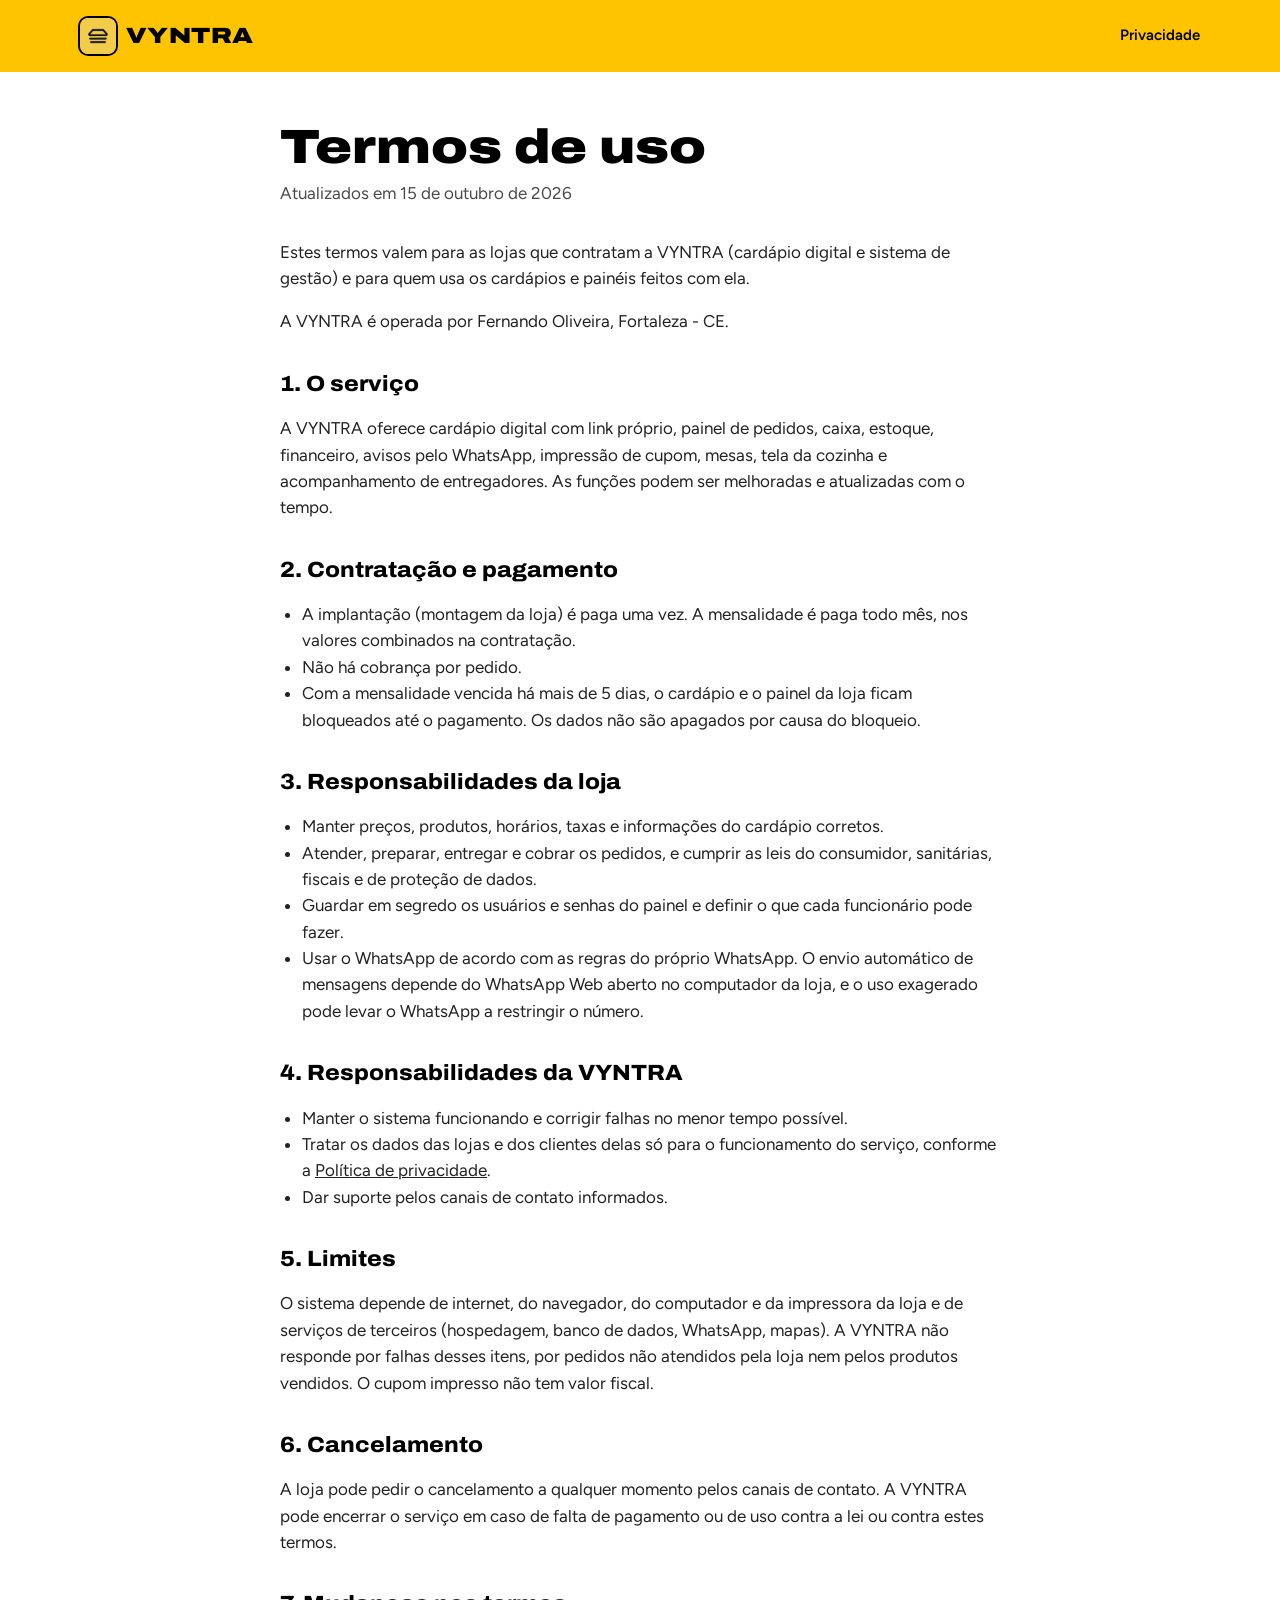
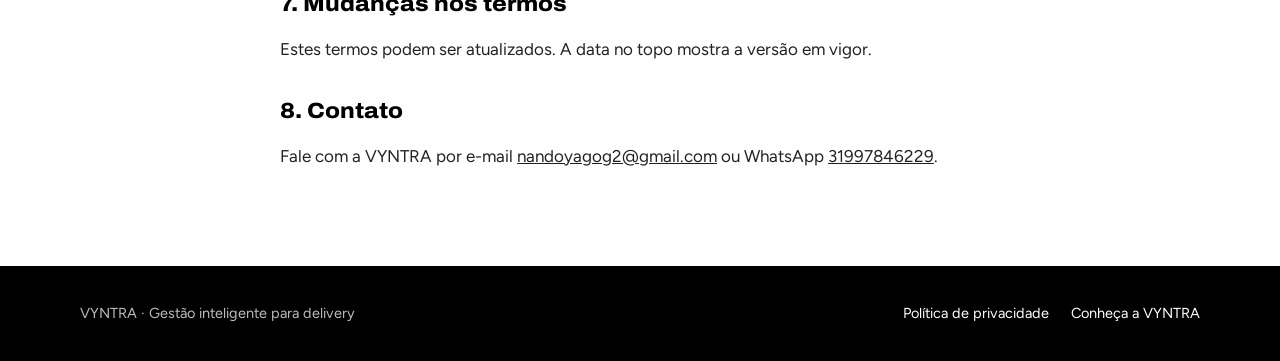
<file: termos/index.html>
<!doctype html>
<html lang="pt-BR">
<head>
<meta charset="utf-8">
<meta name="viewport" content="width=device-width, initial-scale=1">
<title>Termos de uso · VYNTRA</title>
<meta name="theme-color" content="#FFC400">
<link rel="icon" href="/img/vyntra-32.png">
<link rel="preconnect" href="https://fonts.googleapis.com">
<link rel="stylesheet" href="https://fonts.googleapis.com/css2?family=Archivo:wdth,wght@62..125,500..900&family=Figtree:wght@400;500;600;700;800&display=swap">
<link rel="stylesheet" href="/vyntra/vyntra.css">
<script src="/vyntra/contato.js"></script>
</head>
<body>
<div class="doc-top"><div class="wrap"><div class="top"><a class="logo" href="/vyntra/"><img src="/img/vyntra-192.png" alt="">VYNTRA</a><nav><a href="/privacidade/">Privacidade</a></nav></div></div></div>
<main class="doc">
  <h1>Termos de uso</h1>
  <p class="upd">Atualizados em 15 de outubro de 2026</p>
  <p>Estes termos valem para as lojas que contratam a VYNTRA (cardápio digital e sistema de gestão) e para quem usa os cardápios e painéis feitos com ela.</p>
  <p id="resp"></p>

  <h2>1. O serviço</h2>
  <p>A VYNTRA oferece cardápio digital com link próprio, painel de pedidos, caixa, estoque, financeiro, avisos pelo WhatsApp, impressão de cupom, mesas, tela da cozinha e acompanhamento de entregadores. As funções podem ser melhoradas e atualizadas com o tempo.</p>

  <h2>2. Contratação e pagamento</h2>
  <ul>
    <li>A implantação (montagem da loja) é paga uma vez. A mensalidade é paga todo mês, nos valores combinados na contratação.</li>
    <li>Não há cobrança por pedido.</li>
    <li>Com a mensalidade vencida há mais de 5 dias, o cardápio e o painel da loja ficam bloqueados até o pagamento. Os dados não são apagados por causa do bloqueio.</li>
  </ul>

  <h2>3. Responsabilidades da loja</h2>
  <ul>
    <li>Manter preços, produtos, horários, taxas e informações do cardápio corretos.</li>
    <li>Atender, preparar, entregar e cobrar os pedidos, e cumprir as leis do consumidor, sanitárias, fiscais e de proteção de dados.</li>
    <li>Guardar em segredo os usuários e senhas do painel e definir o que cada funcionário pode fazer.</li>
    <li>Usar o WhatsApp de acordo com as regras do próprio WhatsApp. O envio automático de mensagens depende do WhatsApp Web aberto no computador da loja, e o uso exagerado pode levar o WhatsApp a restringir o número.</li>
  </ul>

  <h2>4. Responsabilidades da VYNTRA</h2>
  <ul>
    <li>Manter o sistema funcionando e corrigir falhas no menor tempo possível.</li>
    <li>Tratar os dados das lojas e dos clientes delas só para o funcionamento do serviço, conforme a <a href="/privacidade/">Política de privacidade</a>.</li>
    <li>Dar suporte pelos canais de contato informados.</li>
  </ul>

  <h2>5. Limites</h2>
  <p>O sistema depende de internet, do navegador, do computador e da impressora da loja e de serviços de terceiros (hospedagem, banco de dados, WhatsApp, mapas). A VYNTRA não responde por falhas desses itens, por pedidos não atendidos pela loja nem pelos produtos vendidos. O cupom impresso não tem valor fiscal.</p>

  <h2>6. Cancelamento</h2>
  <p>A loja pode pedir o cancelamento a qualquer momento pelos canais de contato. A VYNTRA pode encerrar o serviço em caso de falta de pagamento ou de uso contra a lei ou contra estes termos.</p>

  <h2>7. Mudanças nos termos</h2>
  <p>Estes termos podem ser atualizados. A data no topo mostra a versão em vigor.</p>

  <h2>8. Contato</h2>
  <p id="contato">Fale com a VYNTRA pelos canais informados na contratação.</p>
</main>
<footer><div class="wrap"><span>VYNTRA · Gestão inteligente para delivery</span><nav><a href="/privacidade/">Política de privacidade</a><a href="/vyntra/">Conheça a VYNTRA</a></nav></div></footer>
<script>
(function(){var V=window.VYNTRA||{},d=String(V.whatsapp||"").replace(/\D/g,""),c=[];
  if(V.responsavel) document.getElementById("resp").textContent="A VYNTRA é operada por "+V.responsavel+(V.documento?" ("+V.documento+")":"")+(V.cidade?", "+V.cidade:"")+".";
  if(V.email) c.push('e-mail <a href="mailto:'+V.email+'">'+V.email+'</a>');
  if(d.length>=10) c.push('WhatsApp <a href="https://wa.me/'+(d.length<=11?"55":"")+d+'">'+V.whatsapp+'</a>');
  if(c.length) document.getElementById("contato").innerHTML="Fale com a VYNTRA por "+c.join(" ou ")+".";
})();
</script>
</body>
</html>
</file>
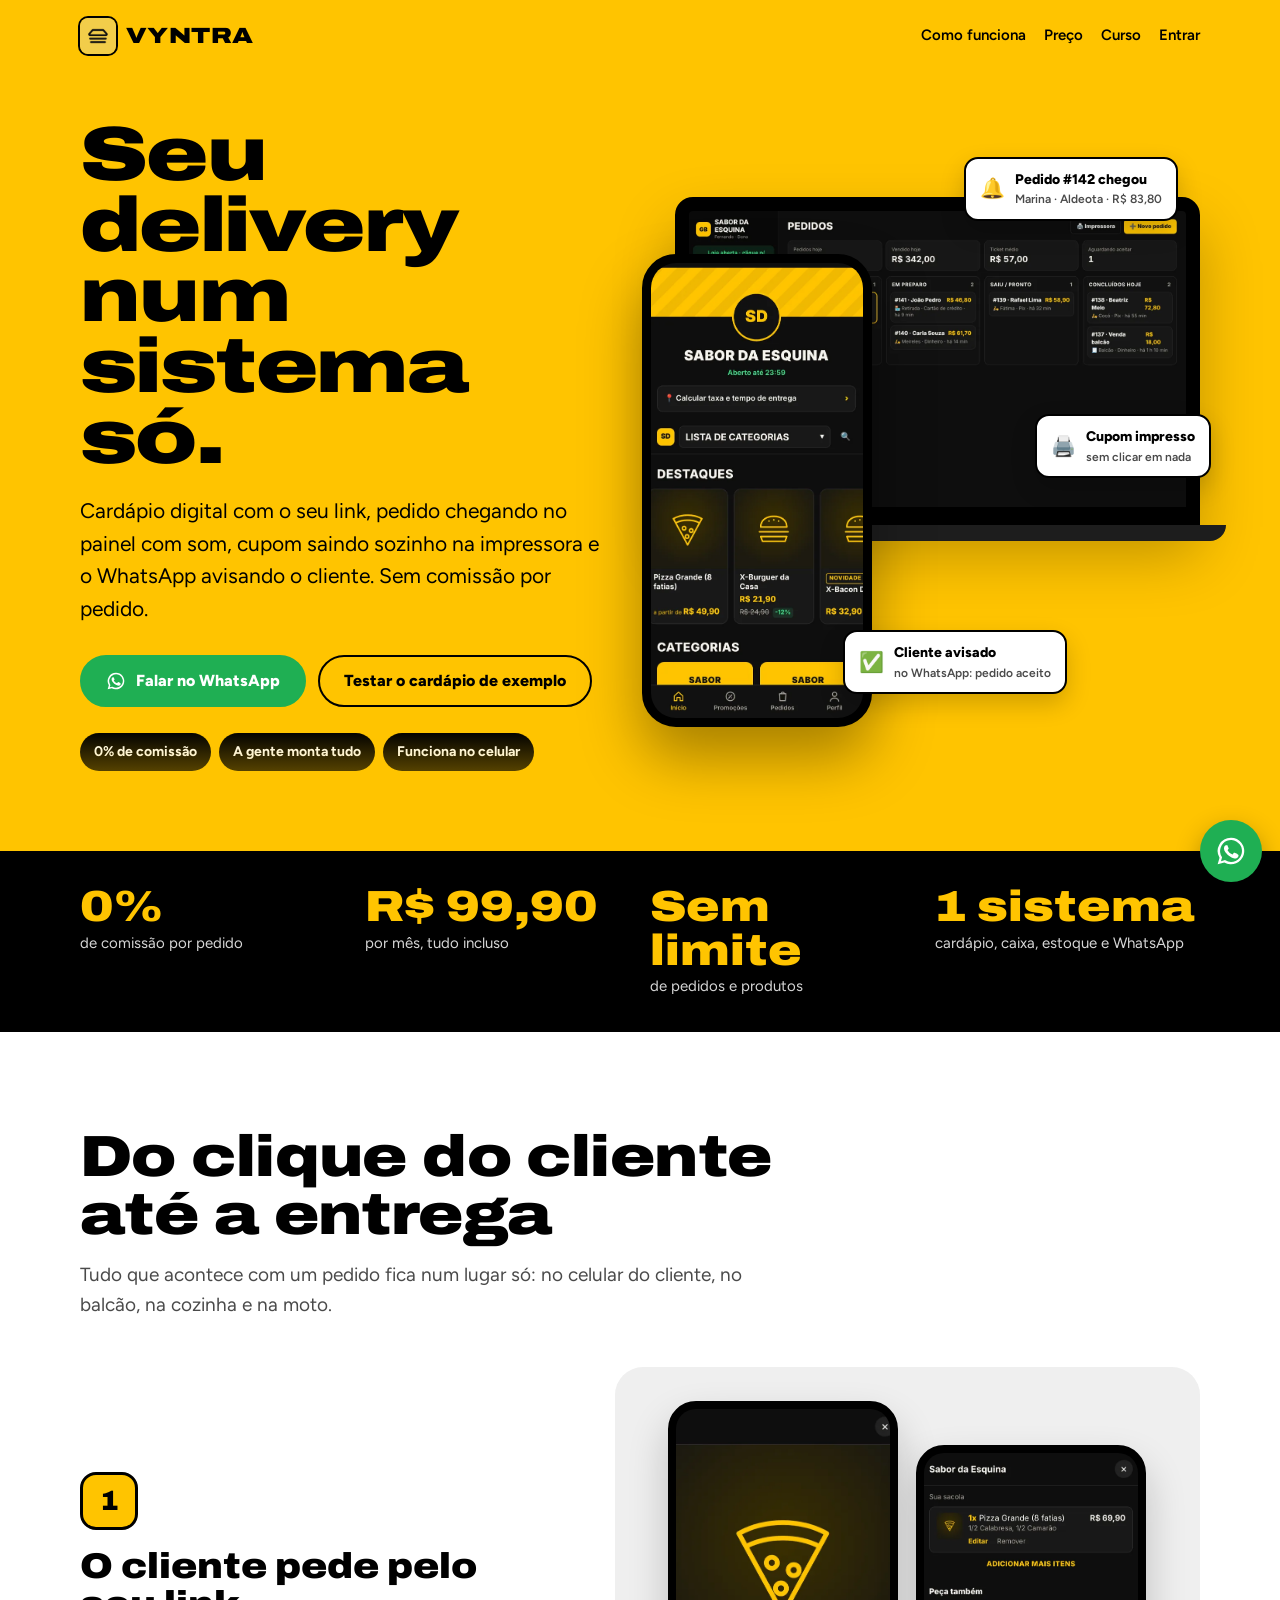
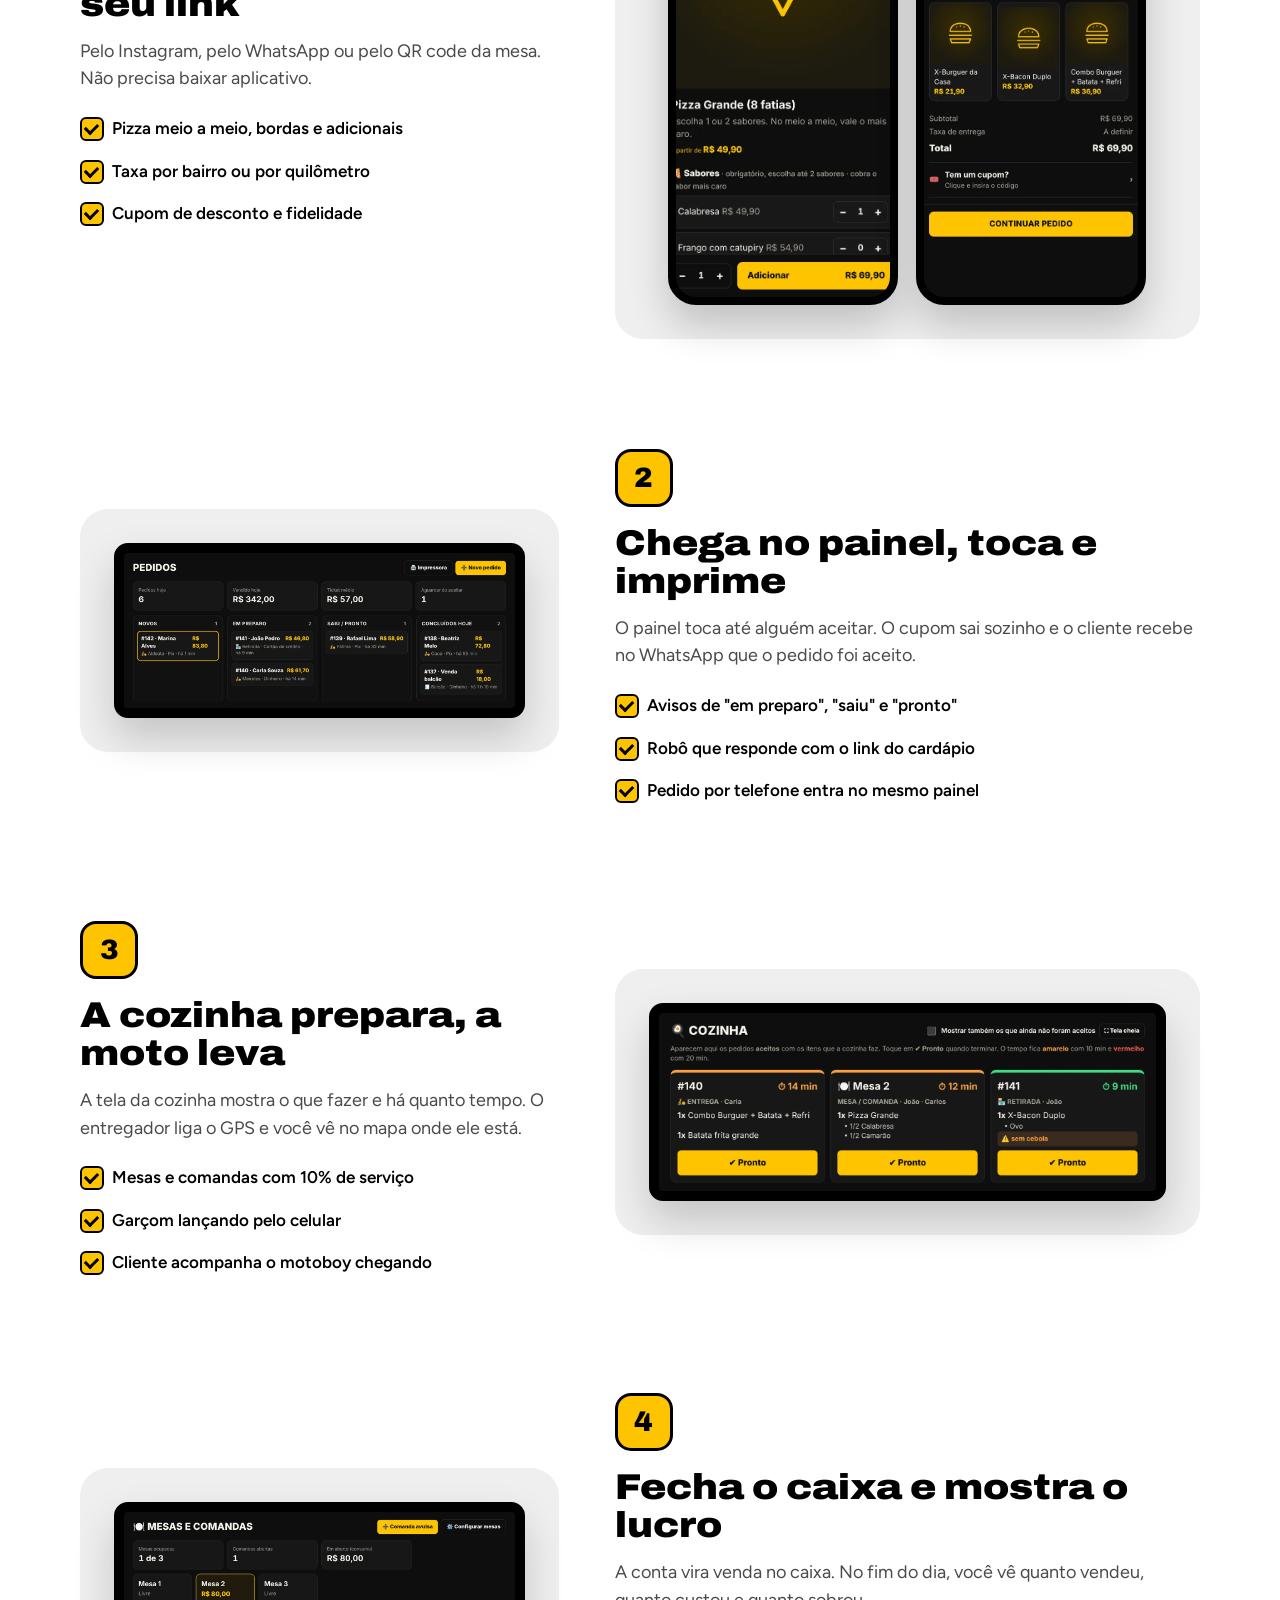
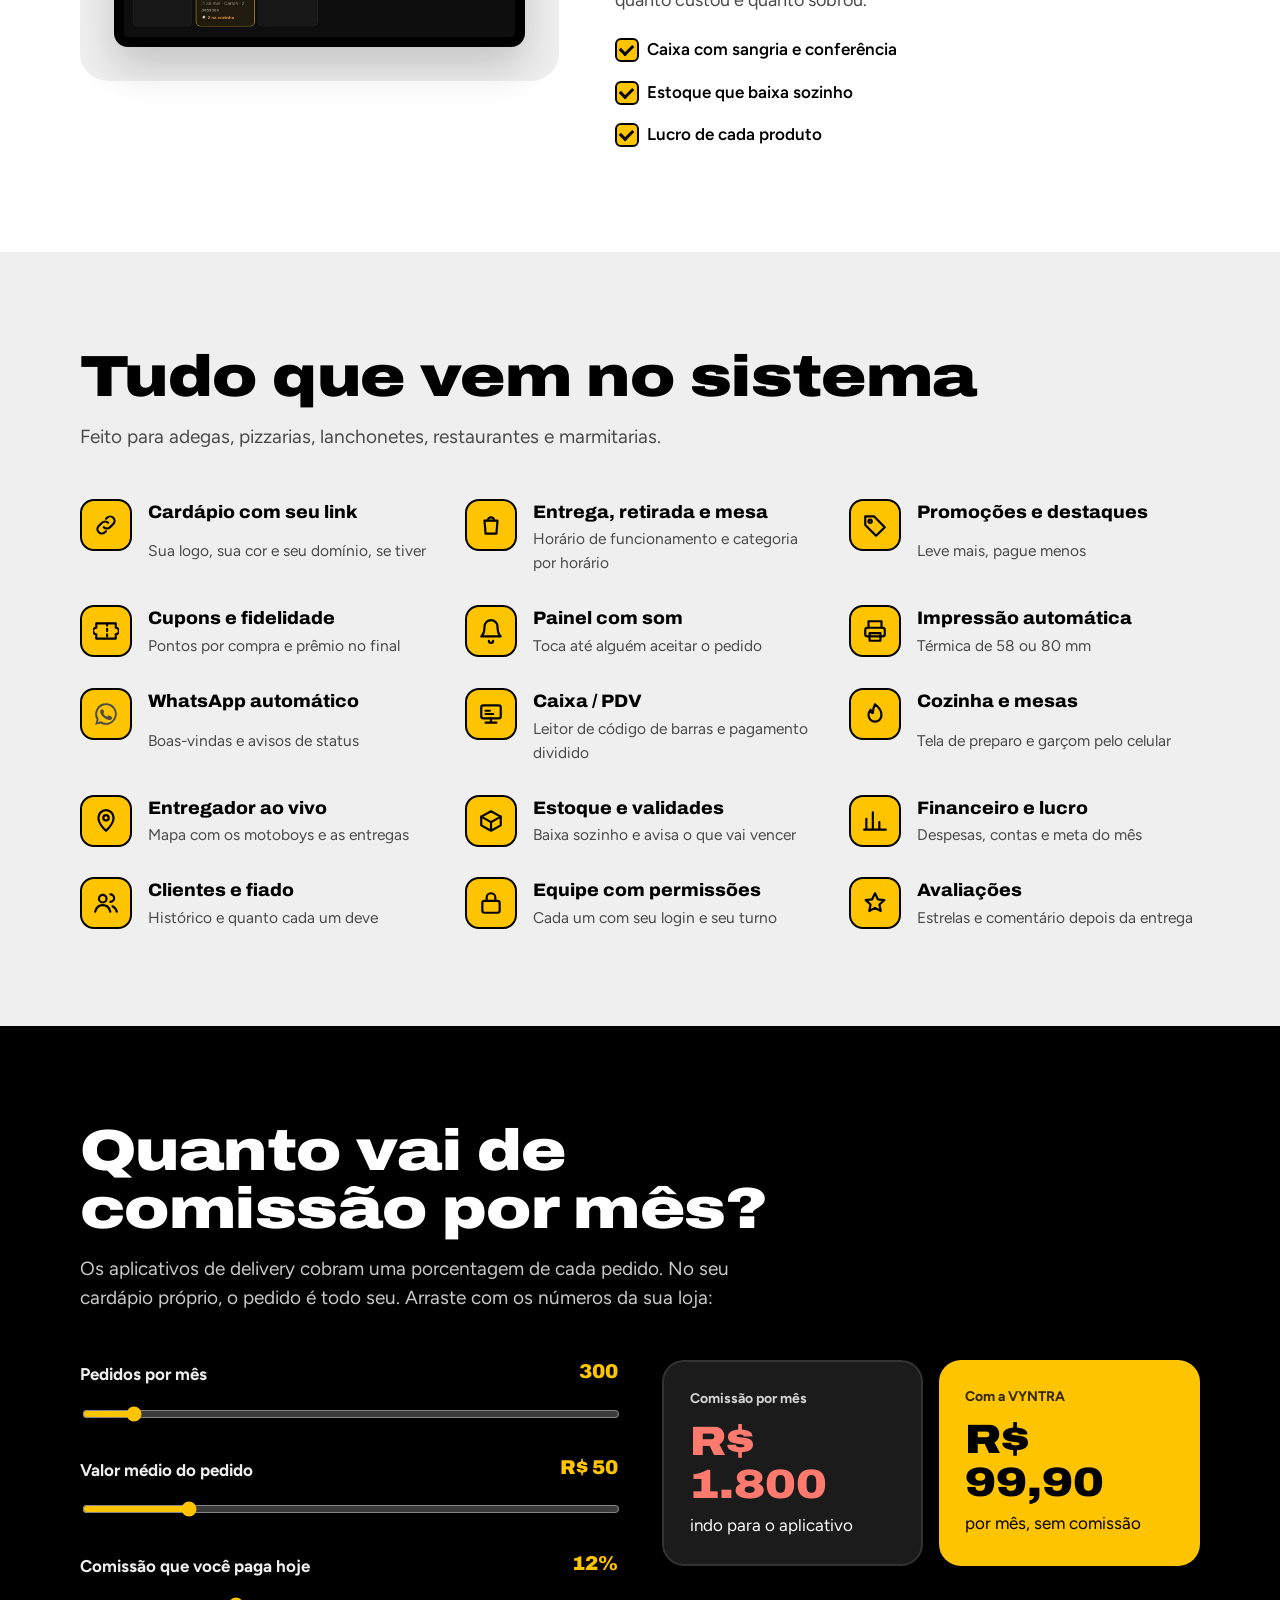
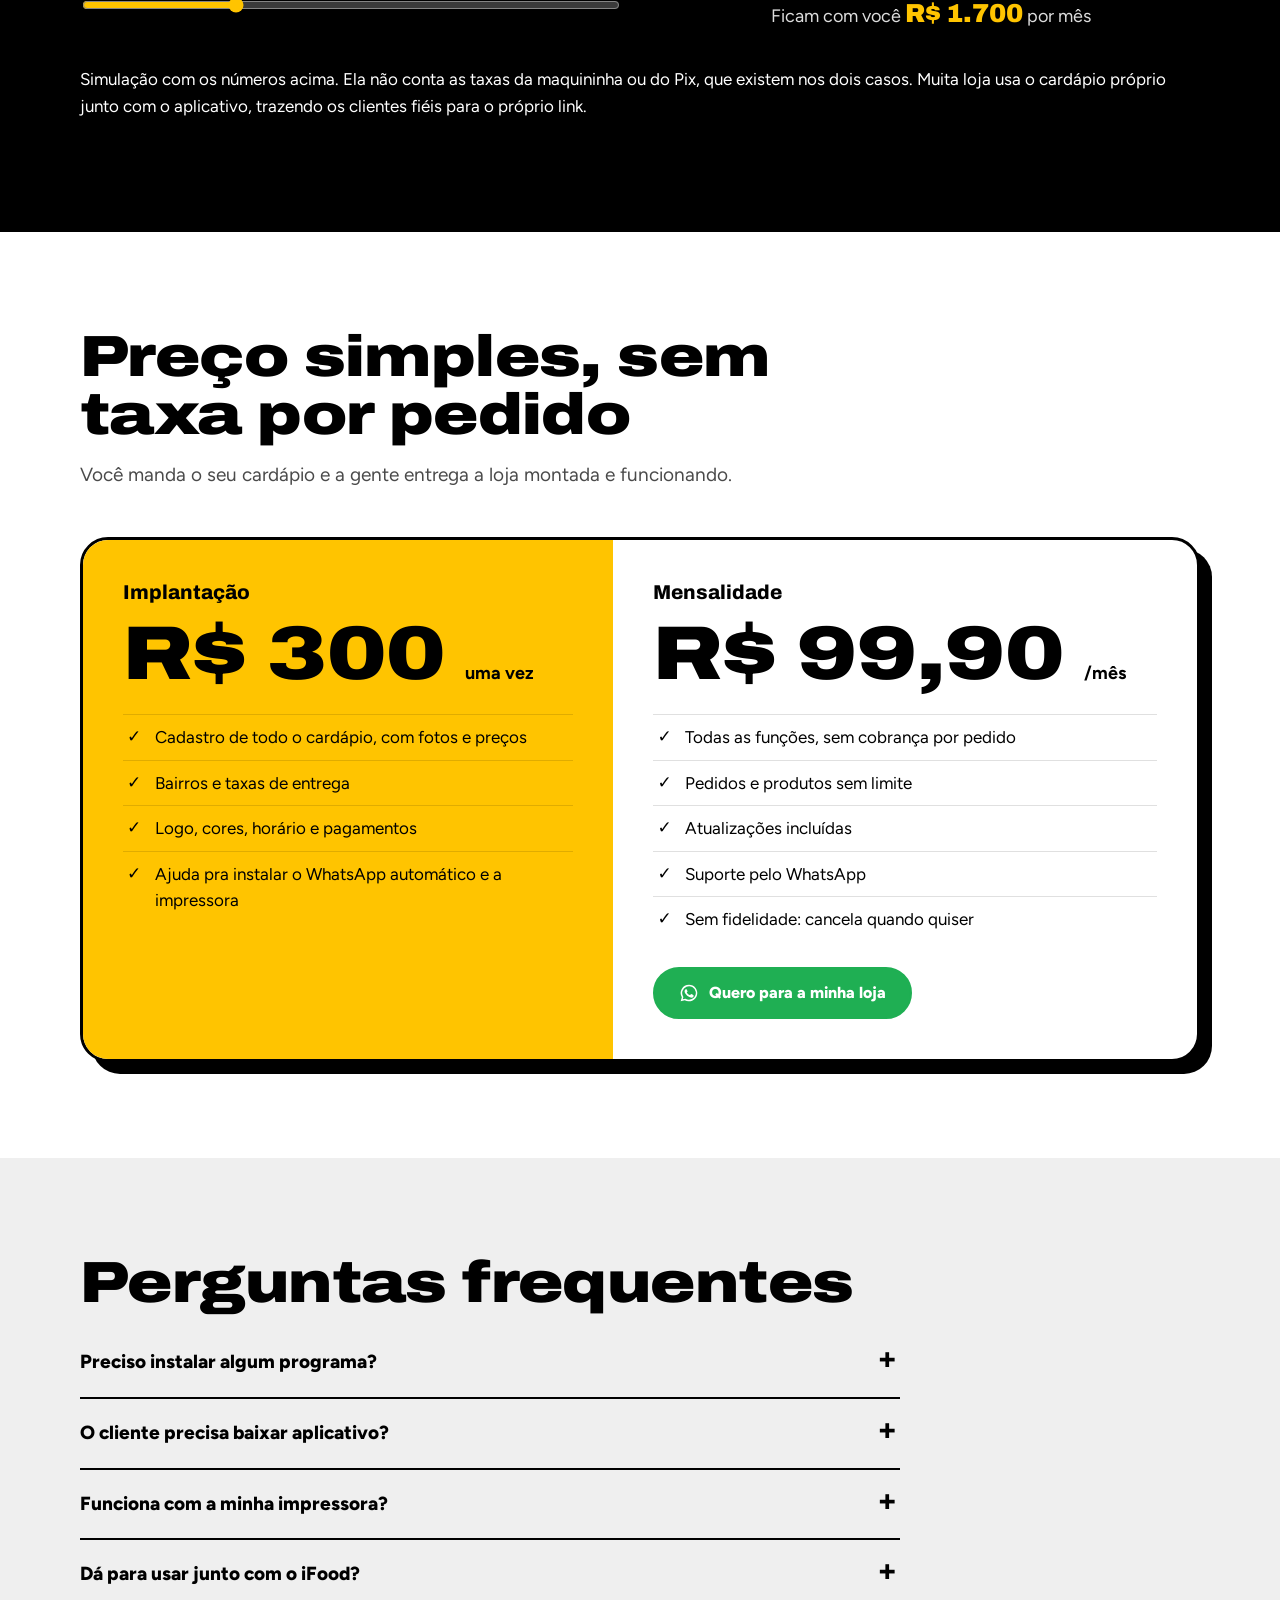
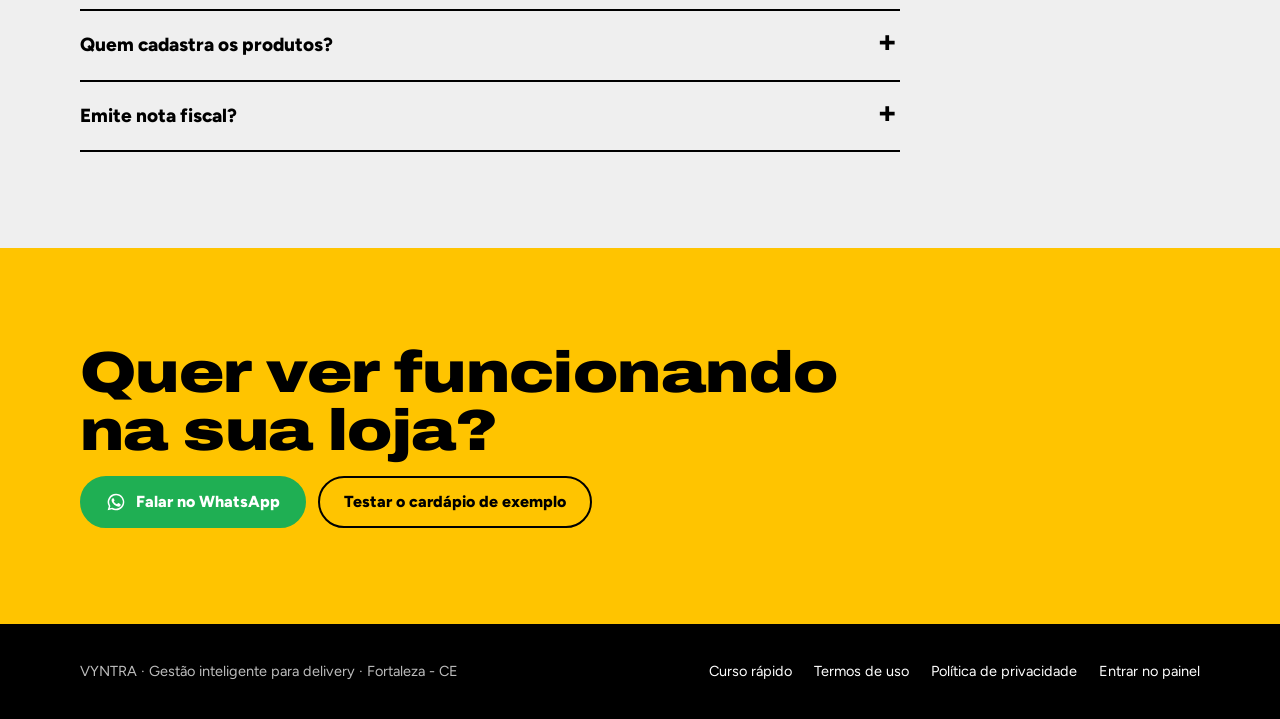
<file: vyntra/index.html>
<!doctype html>
<html lang="pt-BR">
<head>
<meta charset="utf-8">
<meta name="viewport" content="width=device-width, initial-scale=1, viewport-fit=cover">
<title>VYNTRA · Cardápio digital e sistema para delivery</title>
<meta name="description" content="Cardápio digital com seu link, pedidos no painel, caixa, estoque, WhatsApp automático, impressão do cupom, mesas, cozinha e entregador em tempo real. Sem comissão por pedido.">
<meta name="theme-color" content="#FFC400">
<link rel="icon" href="/img/vyntra-32.png">
<link rel="apple-touch-icon" href="/img/vyntra-apple.png">
<meta property="og:title" content="VYNTRA · Seu delivery num sistema só">
<meta property="og:description" content="Cardápio digital, pedidos, caixa e WhatsApp automático. Sem comissão por pedido.">
<meta property="og:image" content="/img/vyntra-512.png">
<link rel="preconnect" href="https://fonts.googleapis.com">
<link rel="stylesheet" href="https://fonts.googleapis.com/css2?family=Archivo:wdth,wght@62..125,500..900&family=Figtree:wght@400;500;600;700;800&display=swap">
<link rel="stylesheet" href="/vyntra/vyntra.css">
<link rel="stylesheet" href="/vyntra/venda.css">
<script src="/vyntra/contato.js"></script>
</head>
<body class="v2">
<svg width="0" height="0" style="position:absolute" aria-hidden="true">
  <defs>
    <symbol id="i-wa" viewBox="0 0 24 24"><path fill="currentColor" d="M12 2a10 10 0 0 0-8.6 15.1L2 22l5-1.3A10 10 0 1 0 12 2zm0 18.2a8.2 8.2 0 0 1-4.2-1.2l-.3-.2-3 .8.8-2.9-.2-.3A8.2 8.2 0 1 1 12 20.2zm4.5-6.1c-.2-.1-1.5-.7-1.7-.8s-.4-.1-.6.1-.7.8-.8 1-.3.2-.6.1a6.7 6.7 0 0 1-3.3-2.9c-.2-.4.2-.4.7-1.3.1-.2 0-.3 0-.4l-.8-1.9c-.2-.5-.4-.4-.6-.4h-.5a1 1 0 0 0-.7.3 3 3 0 0 0-.9 2.2 5.2 5.2 0 0 0 1.1 2.8 11.9 11.9 0 0 0 4.6 4c1.7.7 2.4.8 3.2.7a2.8 2.8 0 0 0 1.8-1.3 2.3 2.3 0 0 0 .2-1.3c-.1-.1-.3-.2-.5-.3z"/></symbol>
  </defs>
</svg>

<header class="h2x">
  <div class="wrap">
    <div class="top">
      <a class="logo" href="/vyntra/"><img src="/img/vyntra-192.png" alt="">VYNTRA</a>
      <nav><a class="hide-m" href="#como-funciona">Como funciona</a><a class="hide-m" href="#preco">Preço</a><a class="hide-m" href="/ajuda/">Curso</a><a href="/painel/">Entrar</a></nav>
    </div>
    <div class="grid">
      <div>
        <h1>Seu delivery num sistema só.</h1>
        <p class="lead">Cardápio digital com o seu link, pedido chegando no painel com som, cupom saindo sozinho na impressora e o WhatsApp avisando o cliente. Sem comissão por pedido.</p>
        <div class="ctas">
          <a class="btn wa" data-wa href="#preco"><svg aria-hidden="true"><use href="#i-wa"/></svg>Falar no WhatsApp</a>
          <a class="btn ghost" href="/demo" target="_blank" rel="noopener">Testar o cardápio de exemplo</a>
        </div>
        <ul class="chips"><li>0% de comissão</li><li>A gente monta tudo</li><li>Funciona no celular</li></ul>
      </div>
      <div class="scene" aria-hidden="true">
        <div class="laptop"><div class="scr"><img src="/img/site/hero-painel.webp" alt="" width="1280" height="800"></div><div class="base"></div></div>
        <div class="phn"><img src="/img/site/cardapio-home.webp" alt="" width="585" height="1170"></div>
        <div class="toast t1"><i>🔔</i><span>Pedido #142 chegou<small>Marina · Aldeota · R$ 83,80</small></span></div>
        <div class="toast t2"><i>🖨️</i><span>Cupom impresso<small>sem clicar em nada</small></span></div>
        <div class="toast t3"><i>✅</i><span>Cliente avisado<small>no WhatsApp: pedido aceito</small></span></div>
      </div>
    </div>
  </div>
</header>

<div class="band">
  <div class="wrap">
    <div><b>0%</b><span>de comissão por pedido</span></div>
    <div><b>R$ 99,90</b><span>por mês, tudo incluso</span></div>
    <div><b>Sem limite</b><span>de pedidos e produtos</span></div>
    <div><b>1 sistema</b><span>cardápio, caixa, estoque e WhatsApp</span></div>
  </div>
</div>

<main>
<section id="como-funciona">
  <div class="wrap">
    <h2>Do clique do cliente até a entrega</h2>
    <p class="sub">Tudo que acontece com um pedido fica num lugar só: no celular do cliente, no balcão, na cozinha e na moto.</p>
    <div class="flow">
      <div class="fl">
        <div><div class="n" aria-hidden="true">1</div><h3>O cliente pede pelo seu link</h3>
          <p>Pelo Instagram, pelo WhatsApp ou pelo QR code da mesa. Não precisa baixar aplicativo.</p>
          <ul><li>Pizza meio a meio, bordas e adicionais</li><li>Taxa por bairro ou por quilômetro</li><li>Cupom de desconto e fidelidade</li></ul></div>
        <div class="vis"><div class="duo"><div class="m"><img src="/img/site/cardapio-pizza.webp" alt="Escolha dos sabores da pizza meio a meio" loading="lazy" width="585" height="1170"></div><div class="m"><img src="/img/site/cardapio-sacola.webp" alt="Sacola do cliente com o pedido" loading="lazy" width="585" height="1170"></div></div></div>
      </div>
      <div class="fl">
        <div><div class="n" aria-hidden="true">2</div><h3>Chega no painel, toca e imprime</h3>
          <p>O painel toca até alguém aceitar. O cupom sai sozinho e o cliente recebe no WhatsApp que o pedido foi aceito.</p>
          <ul><li>Avisos de "em preparo", "saiu" e "pronto"</li><li>Robô que responde com o link do cardápio</li><li>Pedido por telefone entra no mesmo painel</li></ul></div>
        <div class="vis"><div class="lap"><img src="/img/site/painel-pedidos.webp" alt="Painel de pedidos em colunas" loading="lazy" width="1400" height="554"></div></div>
      </div>
      <div class="fl">
        <div><div class="n" aria-hidden="true">3</div><h3>A cozinha prepara, a moto leva</h3>
          <p>A tela da cozinha mostra o que fazer e há quanto tempo. O entregador liga o GPS e você vê no mapa onde ele está.</p>
          <ul><li>Mesas e comandas com 10% de serviço</li><li>Garçom lançando pelo celular</li><li>Cliente acompanha o motoboy chegando</li></ul></div>
        <div class="vis"><div class="lap"><img src="/img/site/painel-cozinha.webp" alt="Tela da cozinha com cronômetro" loading="lazy" width="1400" height="501"></div></div>
      </div>
      <div class="fl">
        <div><div class="n" aria-hidden="true">4</div><h3>Fecha o caixa e mostra o lucro</h3>
          <p>A conta vira venda no caixa. No fim do dia, você vê quanto vendeu, quanto custou e quanto sobrou.</p>
          <ul><li>Caixa com sangria e conferência</li><li>Estoque que baixa sozinho</li><li>Lucro de cada produto</li></ul></div>
        <div class="vis"><div class="lap"><img src="/img/site/painel-mesas.webp" alt="Mesas e comandas" loading="lazy" width="1400" height="448"></div></div>
      </div>
    </div>
  </div>
</section>

<section class="alt">
  <div class="wrap">
    <h2>Tudo que vem no sistema</h2>
    <p class="sub">Feito para adegas, pizzarias, lanchonetes, restaurantes e marmitarias.</p>
    <div class="fx">
      <div><span class="ic"><svg viewBox="0 0 24 24" fill="none" stroke="#000" stroke-width="2" stroke-linecap="round" stroke-linejoin="round"><path d="M10 14a4 4 0 0 0 5.7 0l3-3a4 4 0 0 0-5.7-5.7l-1 1"/><path d="M14 10a4 4 0 0 0-5.7 0l-3 3a4 4 0 0 0 5.7 5.7l1-1"/></svg></span><b>Cardápio com seu link</b><span>Sua logo, sua cor e seu domínio, se tiver</span></div>
      <div><span class="ic"><svg viewBox="0 0 24 24" fill="none" stroke="#000" stroke-width="2" stroke-linecap="round" stroke-linejoin="round"><path d="M6 8h12l-1 12H7z"/><path d="M9 8a3 3 0 0 1 6 0"/></svg></span><b>Entrega, retirada e mesa</b><span>Horário de funcionamento e categoria por horário</span></div>
      <div><span class="ic"><svg viewBox="0 0 24 24" fill="none" stroke="#000" stroke-width="2" stroke-linecap="round" stroke-linejoin="round"><path d="M3 12V4h8l10 10-8 8z"/><circle cx="7.5" cy="8.5" r="1.5"/></svg></span><b>Promoções e destaques</b><span>Leve mais, pague menos</span></div>
      <div><span class="ic"><svg viewBox="0 0 24 24" fill="none" stroke="#000" stroke-width="2" stroke-linecap="round" stroke-linejoin="round"><path d="M3 9a2 2 0 0 0 0 6v4h18v-4a2 2 0 0 0 0-6V5H3z"/><path d="M13 5v14" stroke-dasharray="2 3"/></svg></span><b>Cupons e fidelidade</b><span>Pontos por compra e prêmio no final</span></div>
      <div><span class="ic"><svg viewBox="0 0 24 24" fill="none" stroke="#000" stroke-width="2" stroke-linecap="round" stroke-linejoin="round"><path d="M6 8a6 6 0 0 1 12 0c0 7 3 9 3 9H3s3-2 3-9"/><path d="M10 21a2 2 0 0 0 4 0"/></svg></span><b>Painel com som</b><span>Toca até alguém aceitar o pedido</span></div>
      <div><span class="ic"><svg viewBox="0 0 24 24" fill="none" stroke="#000" stroke-width="2" stroke-linecap="round" stroke-linejoin="round"><path d="M6 9V3h12v6"/><rect x="3" y="9" width="18" height="8" rx="2"/><path d="M7 14h10v7H7z"/></svg></span><b>Impressão automática</b><span>Térmica de 58 ou 80 mm</span></div>
      <div><span class="ic"><svg viewBox="0 0 24 24" fill="#000"><use href="#i-wa"/></svg></span><b>WhatsApp automático</b><span>Boas-vindas e avisos de status</span></div>
      <div><span class="ic"><svg viewBox="0 0 24 24" fill="none" stroke="#000" stroke-width="2" stroke-linecap="round" stroke-linejoin="round"><rect x="3" y="4" width="18" height="12" rx="2"/><path d="M7 20h10M12 16v4M7 9h4M7 12h7"/></svg></span><b>Caixa / PDV</b><span>Leitor de código de barras e pagamento dividido</span></div>
      <div><span class="ic"><svg viewBox="0 0 24 24" fill="none" stroke="#000" stroke-width="2" stroke-linecap="round" stroke-linejoin="round"><path d="M12 3c4 3 6 6 6 10a6 6 0 0 1-12 0c0-2 1-4 2-5 0 2 1 3 2 3 0-3 1-6 2-8z"/></svg></span><b>Cozinha e mesas</b><span>Tela de preparo e garçom pelo celular</span></div>
      <div><span class="ic"><svg viewBox="0 0 24 24" fill="none" stroke="#000" stroke-width="2" stroke-linecap="round" stroke-linejoin="round"><path d="M12 21s-7-6.3-7-12a7 7 0 0 1 14 0c0 5.7-7 12-7 12z"/><circle cx="12" cy="9" r="2.5"/></svg></span><b>Entregador ao vivo</b><span>Mapa com os motoboys e as entregas</span></div>
      <div><span class="ic"><svg viewBox="0 0 24 24" fill="none" stroke="#000" stroke-width="2" stroke-linecap="round" stroke-linejoin="round"><path d="M21 8l-9-5-9 5 9 5 9-5z"/><path d="M3 8v8l9 5 9-5V8M12 13v8"/></svg></span><b>Estoque e validades</b><span>Baixa sozinho e avisa o que vai vencer</span></div>
      <div><span class="ic"><svg viewBox="0 0 24 24" fill="none" stroke="#000" stroke-width="2" stroke-linecap="round" stroke-linejoin="round"><path d="M4 20V10M10 20V4M16 20v-7M22 20H2"/></svg></span><b>Financeiro e lucro</b><span>Despesas, contas e meta do mês</span></div>
      <div><span class="ic"><svg viewBox="0 0 24 24" fill="none" stroke="#000" stroke-width="2" stroke-linecap="round" stroke-linejoin="round"><circle cx="9" cy="8" r="3.5"/><path d="M2 20c1-4 4-6 7-6s6 2 7 6"/><path d="M16 4a3.5 3.5 0 0 1 0 7M22 20c-.5-2.5-2-4-4-5"/></svg></span><b>Clientes e fiado</b><span>Histórico e quanto cada um deve</span></div>
      <div><span class="ic"><svg viewBox="0 0 24 24" fill="none" stroke="#000" stroke-width="2" stroke-linecap="round" stroke-linejoin="round"><rect x="4" y="10" width="16" height="11" rx="2"/><path d="M8 10V7a4 4 0 0 1 8 0v3"/></svg></span><b>Equipe com permissões</b><span>Cada um com seu login e seu turno</span></div>
      <div><span class="ic"><svg viewBox="0 0 24 24" fill="none" stroke="#000" stroke-width="2" stroke-linecap="round" stroke-linejoin="round"><path d="M12 3l2.6 5.6 6 .7-4.5 4.1 1.2 6L12 16.5 6.7 19.4l1.2-6L3.4 9.3l6-.7z"/></svg></span><b>Avaliações</b><span>Estrelas e comentário depois da entrega</span></div>
    </div>
  </div>
</section>

<section class="dark">
  <div class="wrap">
    <h2>Quanto vai de comissão por mês?</h2>
    <p class="sub">Os aplicativos de delivery cobram uma porcentagem de cada pedido. No seu cardápio próprio, o pedido é todo seu. Arraste com os números da sua loja:</p>
    <div class="calc2">
      <div>
        <label>Pedidos por mês <span class="val" id="v-ped"></span><input id="c-ped" type="range" min="50" max="3000" step="50" value="300"></label>
        <label>Valor médio do pedido <span class="val" id="v-tic"></span><input id="c-tic" type="range" min="15" max="200" step="5" value="50"></label>
        <label>Comissão que você paga hoje <span class="val" id="v-pct"></span><input id="c-pct" type="range" min="5" max="30" step="0.5" value="12"></label>
      </div>
      <div class="vs" aria-live="polite">
        <div class="bad"><small>Comissão por mês</small><b id="c-com">R$ 1.800</b><span>indo para o aplicativo</span></div>
        <div class="good"><small>Com a VYNTRA</small><b>R$ 99,90</b><span>por mês, sem comissão</span></div>
        <p class="saving">Ficam com você <strong id="c-eco">R$ 1.700</strong> por mês</p>
      </div>
    </div>
    <p class="note">Simulação com os números acima. Ela não conta as taxas da maquininha ou do Pix, que existem nos dois casos. Muita loja usa o cardápio próprio junto com o aplicativo, trazendo os clientes fiéis para o próprio link.</p>
  </div>
</section>

<section id="preco">
  <div class="wrap">
    <h2>Preço simples, sem taxa por pedido</h2>
    <p class="sub">Você manda o seu cardápio e a gente entrega a loja montada e funcionando.</p>
    <div class="price2">
      <div class="a"><h3>Implantação</h3><div class="val">R$ 300 <small>uma vez</small></div>
        <ul><li>Cadastro de todo o cardápio, com fotos e preços</li><li>Bairros e taxas de entrega</li><li>Logo, cores, horário e pagamentos</li><li>Ajuda pra instalar o WhatsApp automático e a impressora</li></ul></div>
      <div><h3>Mensalidade</h3><div class="val">R$ 99,90 <small>/mês</small></div>
        <ul><li>Todas as funções, sem cobrança por pedido</li><li>Pedidos e produtos sem limite</li><li>Atualizações incluídas</li><li>Suporte pelo WhatsApp</li><li>Sem fidelidade: cancela quando quiser</li></ul>
        <a class="btn wa" data-wa href="#preco"><svg aria-hidden="true"><use href="#i-wa"/></svg>Quero para a minha loja</a></div>
    </div>
  </div>
</section>

<section class="alt">
  <div class="wrap">
    <h2>Perguntas frequentes</h2>
    <div class="faq">
      <details><summary>Preciso instalar algum programa?</summary><p>O cardápio e o painel abrem no navegador, no computador ou no celular. Para o WhatsApp automático, você instala um complemento no Google Chrome. Para o cupom sair sozinho na impressora, um programinha no computador do caixa. A gente ajuda nos dois.</p></details>
      <details><summary>O cliente precisa baixar aplicativo?</summary><p>Não. Ele abre o link do cardápio e pede. Se quiser, pode adicionar o cardápio na tela inicial do celular, como um aplicativo.</p></details>
      <details><summary>Funciona com a minha impressora?</summary><p>Funciona com impressora térmica de cupom (58 ou 80 mm) instalada no Windows, por USB ou rede. Algumas impressoras Bluetooth também funcionam pelo Chrome do Android.</p></details>
      <details><summary>Dá para usar junto com o iFood?</summary><p>Dá. Muitas lojas mantêm o aplicativo e usam o cardápio próprio para quem já é cliente e para quem chama no WhatsApp. Assim esses pedidos não pagam comissão.</p></details>
      <details><summary>Quem cadastra os produtos?</summary><p>Na implantação, a gente cadastra tudo para você. Depois, você mesmo muda preços, fotos, promoções e produtos em falta pelo painel, a qualquer hora. Tem um <a href="/ajuda/">curso rápido</a> mostrando cada função.</p></details>
      <details><summary>Emite nota fiscal?</summary><p>Ainda não. O sistema imprime o cupom do pedido, que não tem valor fiscal.</p></details>
    </div>
  </div>
</section>

<section class="final">
  <div class="wrap">
    <h2>Quer ver funcionando na sua loja?</h2>
    <div class="ctas" style="display:flex;flex-wrap:wrap;gap:12px">
      <a class="btn wa" data-wa href="#preco"><svg aria-hidden="true"><use href="#i-wa"/></svg>Falar no WhatsApp</a>
      <a class="btn ghost" href="/demo" target="_blank" rel="noopener">Testar o cardápio de exemplo</a>
    </div>
  </div>
</section>
</main>

<a class="fab" data-wa href="#preco" aria-label="Falar no WhatsApp"><svg aria-hidden="true"><use href="#i-wa"/></svg></a>

<footer>
  <div class="wrap">
    <span>VYNTRA · Gestão inteligente para delivery<span id="f-city"></span></span>
    <nav><a href="/ajuda/">Curso rápido</a><a href="/termos/">Termos de uso</a><a href="/privacidade/">Política de privacidade</a><a href="/painel/">Entrar no painel</a></nav>
  </div>
</footer>

<script>
(function(){
  var V=window.VYNTRA||{}, d=String(V.whatsapp||"").replace(/\D/g,"");
  var msg=encodeURIComponent("Olá! Vi o site da VYNTRA e quero saber mais sobre o cardápio digital para a minha loja.");
  document.querySelectorAll("[data-wa]").forEach(function(a){
    if(d.length>=10){a.href="https://wa.me/"+(d.length<=11?"55":"")+d+"?text="+msg;a.target="_blank";a.rel="noopener"}
    else a.hidden=true;
  });
  if(V.cidade) document.getElementById("f-city").textContent=" · "+V.cidade;
  // calculadora
  var p=document.getElementById("c-ped"),t=document.getElementById("c-tic"),c=document.getElementById("c-pct");
  var R=function(v){return "R$ "+Math.round(v).toLocaleString("pt-BR")};
  function calc(){var com=(+p.value)*(+t.value)*(+c.value)/100;
    document.getElementById("v-ped").textContent=(+p.value).toLocaleString("pt-BR");
    document.getElementById("v-tic").textContent="R$ "+t.value;
    document.getElementById("v-pct").textContent=String(c.value).replace(".",",")+"%";
    document.getElementById("c-com").textContent=R(com);
    document.getElementById("c-eco").textContent=com>99.9?R(com-99.9):"R$ 0"}
  [p,t,c].forEach(function(i){i.addEventListener("input",calc)}); calc();
})();
</script>
</body>
</html>
</file>
<file: vyntra/vyntra.css>
/* VYNTRA · site institucional (página de vendas, termos, privacidade) */
:root{
  --amarelo:#FFC400; --preto:#000; --branco:#fff; --cinza:#EFEFEF; --linha:#D9D9D9;
  --texto2:#4A4A4A; --verde:#1FAF53; --verde-esc:#178A41;
  --display:"Archivo","Arial Narrow",system-ui,sans-serif;
  --body:"Figtree",system-ui,-apple-system,"Segoe UI",sans-serif;
}
*{box-sizing:border-box}
html{scroll-behavior:smooth;-webkit-text-size-adjust:100%}
@media (prefers-reduced-motion:reduce){html{scroll-behavior:auto}*{animation:none!important;transition:none!important}}
body{margin:0;background:var(--branco);color:var(--preto);font:400 17px/1.55 var(--body)}
img{max-width:100%;height:auto;display:block}
a{color:inherit}
:focus-visible{outline:3px solid var(--preto);outline-offset:3px;border-radius:4px}
.wrap{max-width:1160px;margin:0 auto;padding:0 20px}

/* topo */
.top{display:flex;align-items:center;justify-content:space-between;gap:16px;padding:18px 0}
.logo{display:flex;align-items:center;gap:10px;text-decoration:none;font:900 22px/1 var(--display);font-stretch:125%;letter-spacing:.02em}
.logo img{width:36px;height:36px;border-radius:8px;box-shadow:0 0 0 2px var(--preto)}
.top nav{display:flex;gap:18px;align-items:center;font-weight:600;font-size:15px}
.top nav a{text-decoration:none}
.top nav a:hover{text-decoration:underline}
@media (max-width:720px){.top nav .hide-m{display:none}}

/* botões */
.btn{display:inline-flex;align-items:center;justify-content:center;gap:10px;min-height:52px;padding:0 24px;border-radius:999px;
  font:800 16px/1 var(--body);text-decoration:none;border:2px solid var(--preto);cursor:pointer;background:var(--preto);color:var(--branco)}
.btn:hover{background:#262626}
.btn.wa{background:var(--verde);border-color:var(--verde);color:#fff}
.btn.wa:hover{background:var(--verde-esc);border-color:var(--verde-esc)}
.btn.ghost{background:transparent;color:var(--preto)}
.btn.ghost:hover{background:rgba(0,0,0,.06)}
.btn svg{width:20px;height:20px;flex:none}
.btn[hidden]{display:none}

/* herói */
.hero{background:var(--amarelo);overflow:hidden}
.hero-grid{display:grid;grid-template-columns:minmax(0,1.15fr) minmax(0,.85fr);gap:40px;align-items:end;padding:28px 0 0}
.hero h1{font:900 clamp(38px,5.2vw,72px)/.98 var(--display);font-stretch:125%;letter-spacing:-.01em;margin:24px 0 22px;text-wrap:balance}
.hero p.lead{font-size:clamp(18px,1.6vw,21px);max-width:34em;margin:0 0 28px}
.hero .ctas{display:flex;flex-wrap:wrap;gap:12px;margin-bottom:22px}
.hero .facts{display:flex;flex-wrap:wrap;gap:8px 22px;margin:0 0 44px;padding:0;list-style:none;font-weight:700;font-size:15px}
.hero .facts li::before{content:"✓ ";font-weight:900}
.phone{justify-self:center;width:330px;height:640px;border:12px solid var(--preto);border-bottom:0;border-radius:44px 44px 0 0;background:var(--preto);overflow:hidden;position:relative}
.phone iframe,.phone img{width:100%;height:100%;border:0;display:block;object-fit:cover;object-position:top}
.phone .tag{position:absolute;left:50%;top:10px;transform:translateX(-50%);width:90px;height:22px;background:var(--preto);border-radius:0 0 14px 14px;z-index:2}
.try{font-size:14px;font-weight:700;text-align:center;margin:10px 0 0}
@media (max-width:900px){
  .hero-grid{grid-template-columns:1fr;gap:10px}
  .phone{width:min(300px,82vw);height:430px}
}

/* seções */
section{padding:88px 0}
section h2{font:900 clamp(30px,4vw,50px)/1.02 var(--display);font-stretch:118%;margin:0 0 14px;text-wrap:balance}
section .sub{font-size:19px;color:var(--texto2);max-width:38em;margin:0 0 44px}
.alt{background:var(--cinza)}
.dark{background:var(--preto);color:var(--branco)}
.dark .sub{color:#BDBDBD}

/* passos do pedido (é uma sequência de verdade) */
.steps{display:grid;gap:64px}
.step{display:grid;grid-template-columns:minmax(0,1fr) minmax(0,1.25fr);gap:48px;align-items:center}
.step:nth-child(even) .shot{order:-1}
.step .n{font:900 64px/1 var(--display);font-stretch:125%;color:var(--amarelo);-webkit-text-stroke:2px var(--preto);margin-bottom:10px}
.step h3{font:800 28px/1.15 var(--display);font-stretch:110%;margin:0 0 10px}
.step p{margin:0 0 10px;color:var(--texto2)}
.step ul{margin:0;padding-left:20px;color:var(--texto2)}
.shot{border-radius:16px;overflow:hidden;border:2px solid var(--preto);background:var(--preto)}
.shot.duo{display:grid;grid-template-columns:1fr 1fr;gap:2px;max-width:440px;justify-self:center}
@media (max-width:860px){.step{grid-template-columns:1fr;gap:20px}.step:nth-child(even) .shot{order:0}}

/* lista de funções */
.features{display:grid;grid-template-columns:repeat(3,minmax(0,1fr));gap:0 40px}
.features h3{font:800 20px/1.2 var(--display);font-stretch:110%;margin:0 0 12px;padding-top:16px;border-top:4px solid var(--preto)}
.features ul{list-style:none;margin:0 0 32px;padding:0}
.features li{padding:9px 0;border-bottom:1px solid var(--linha);font-size:16px}
.features li b{display:block}
.features li span{color:var(--texto2);font-size:14.5px}
@media (max-width:860px){.features{grid-template-columns:1fr}}

/* calculadora de comissão */
.calc{display:grid;grid-template-columns:minmax(0,1fr) minmax(0,1fr);gap:40px;align-items:start}
.calc label{display:block;font-weight:700;margin:0 0 18px}
.calc input{display:block;width:100%;margin-top:8px;height:54px;border-radius:12px;border:2px solid #3A3A3A;background:#141414;color:#fff;font:700 20px/1 var(--body);padding:0 16px}
.calc input:focus{border-color:var(--amarelo);outline:none}
.res{border:2px solid #3A3A3A;border-radius:20px;padding:28px}
.res .row{display:flex;justify-content:space-between;align-items:baseline;gap:12px;padding:14px 0;border-bottom:1px solid #2E2E2E}
.res .row:last-of-type{border-bottom:0}
.res .big{font:900 34px/1 var(--display);font-stretch:115%}
.res .y{color:var(--amarelo)}
.res small{color:#9E9E9E;display:block;margin-top:12px;font-size:13.5px}
@media (max-width:860px){.calc{grid-template-columns:1fr}}

/* preço */
.price{display:grid;grid-template-columns:minmax(0,1fr) minmax(0,1fr);border:3px solid var(--preto);border-radius:24px;overflow:hidden}
.price > div{padding:36px}
.price .p1{background:var(--amarelo)}
.price .val{font:900 clamp(44px,5vw,64px)/1 var(--display);font-stretch:120%;margin:8px 0 6px}
.price .val small{font:700 18px/1 var(--body)}
.price h3{font:800 22px/1.2 var(--display);margin:0}
.price ul{margin:18px 0 0;padding-left:20px}
.price li{margin:6px 0}
@media (max-width:760px){.price{grid-template-columns:1fr}.price > div{padding:26px}}

/* perguntas */
.faq{max-width:820px}
.faq details{border-bottom:2px solid var(--preto);padding:4px 0}
.faq summary{cursor:pointer;list-style:none;font:800 19px/1.3 var(--body);padding:18px 40px 18px 0;position:relative}
.faq summary::-webkit-details-marker{display:none}
.faq summary::after{content:"+";position:absolute;right:4px;top:12px;font:900 28px/1 var(--display)}
.faq details[open] summary::after{content:"–"}
.faq details p{margin:0 0 18px;color:var(--texto2)}

/* chamada final + rodapé */
.final{background:var(--amarelo);padding:72px 0}
.final h2{margin-bottom:22px}
footer{background:var(--preto);color:#BDBDBD;padding:36px 0;font-size:14.5px}
footer .wrap{display:flex;flex-wrap:wrap;gap:12px 28px;justify-content:space-between;align-items:center}
footer nav{display:flex;flex-wrap:wrap;gap:8px 22px}
footer a{color:#fff;text-decoration:none}
footer a:hover{text-decoration:underline}

/* páginas de texto (termos, privacidade) */
.doc{max-width:760px;margin:0 auto;padding:40px 20px 80px}
.doc h1{font:900 clamp(32px,5vw,48px)/1.05 var(--display);font-stretch:118%;margin:10px 0 8px}
.doc .upd{color:var(--texto2);margin:0 0 32px}
.doc h2{font:800 22px/1.25 var(--display);font-stretch:108%;margin:36px 0 10px}
.doc p,.doc li{color:#222}
.doc ul{padding-left:22px}
.doc .note{background:var(--cinza);border-left:4px solid var(--amarelo);padding:14px 18px;border-radius:0 10px 10px 0}
.doc-top{background:var(--amarelo)}
</file>
<file: vyntra/venda.css>
/* VYNTRA · página de vendas (layout v2). Base em vyntra.css */
.v2 section{padding:96px 0}
.v2 h2{font:900 clamp(32px,4.6vw,58px)/1 var(--display);font-stretch:120%;letter-spacing:-.01em;margin:0 0 16px;text-wrap:balance}
.v2 .sub{font-size:19px;color:var(--texto2);max-width:36em;margin:0 0 48px}

/* ---------- herói ---------- */
.h2x{background:var(--amarelo);position:relative;overflow:hidden}
.h2x::after{content:"";position:absolute;inset:auto 0 0 0;height:120px;background:linear-gradient(to bottom,rgba(255,196,0,0),var(--amarelo));pointer-events:none}
.h2x .grid{display:grid;grid-template-columns:minmax(0,1fr) minmax(0,1.05fr);gap:30px;align-items:center;padding:30px 0 80px}
.h2x h1{font:900 clamp(42px,6vw,86px)/.92 var(--display);font-stretch:125%;letter-spacing:-.02em;margin:18px 0 22px;text-wrap:balance}
.h2x .lead{font-size:clamp(18px,1.7vw,21px);max-width:31em;margin:0 0 30px}
.h2x .ctas{display:flex;flex-wrap:wrap;gap:12px;margin-bottom:26px}
.h2x .chips{display:flex;flex-wrap:wrap;gap:8px;margin:0;padding:0;list-style:none}
.h2x .chips li{background:var(--preto);color:#fff;border-radius:999px;padding:8px 14px;font-weight:700;font-size:14px}

/* cena com computador + celular */
.scene{position:relative;height:560px}
.laptop{position:absolute;right:0;top:40px;width:94%;}
.laptop .scr{background:#000;border:14px solid #000;border-bottom-width:18px;border-radius:18px 18px 0 0;overflow:hidden;aspect-ratio:16/10;box-shadow:0 30px 60px rgba(0,0,0,.25)}
.laptop .scr img{width:100%;height:100%;object-fit:cover;object-position:top left}
.laptop .base{height:16px;background:#1d1d1d;border-radius:0 0 22px 22px;margin:0 -5%;}
.phn{position:absolute;left:0;bottom:-10px;width:230px;aspect-ratio:9/18.5;background:#000;border:9px solid #000;border-radius:34px;overflow:hidden;box-shadow:0 30px 60px rgba(0,0,0,.35);z-index:2}
.phn img,.phn iframe{width:100%;height:100%;object-fit:cover;object-position:top;border:0;display:block}
.toast{position:absolute;z-index:3;background:#fff;color:#000;border:2px solid #000;border-radius:14px;padding:10px 14px;font-weight:800;font-size:14px;display:flex;gap:10px;align-items:center;box-shadow:0 10px 24px rgba(0,0,0,.18);white-space:nowrap}
.toast small{display:block;font-weight:600;color:var(--texto2);font-size:12px}
.toast i{font-style:normal;font-size:20px}
.t1{right:4%;top:0}
.t2{right:-2%;top:46%}
.t3{left:36%;bottom:4%}
@media (prefers-reduced-motion:no-preference){
  .toast{opacity:0;transform:translateY(12px);animation:pop .5s cubic-bezier(.2,.9,.3,1.3) forwards}
  .t1{animation-delay:.6s}.t2{animation-delay:1.4s}.t3{animation-delay:2.2s}
  @keyframes pop{to{opacity:1;transform:none}}
}
@media (max-width:980px){
  .h2x .grid{grid-template-columns:1fr;padding-bottom:40px}
  .scene{height:auto;aspect-ratio:1/1;max-width:560px;width:100%;margin:10px auto 0}
  .phn{width:40%}
  .t2{right:0}.t3{left:30%}
}
@media (max-width:520px){.toast{font-size:12.5px;padding:8px 10px}.toast small{font-size:11px}.t1{top:-2%}}

/* faixa de números */
.band{background:var(--preto);color:#fff;padding:34px 0}
.band .wrap{display:grid;grid-template-columns:repeat(4,1fr);gap:20px}
.band b{display:block;font:900 clamp(28px,3.4vw,44px)/1 var(--display);font-stretch:118%;color:var(--amarelo)}
.band span{font-size:15px;color:#d6d6d6}
@media (max-width:760px){.band .wrap{grid-template-columns:1fr 1fr;gap:24px}}

/* segmentos */
.segs{display:flex;flex-wrap:wrap;gap:12px;justify-content:center;padding:34px 0 0}
.segs span{display:flex;align-items:center;gap:8px;border:2px solid var(--preto);border-radius:999px;padding:9px 16px;font-weight:700}
.segs svg{width:22px;height:22px}

/* passos */
.flow{display:grid;gap:110px}
.fl{display:grid;grid-template-columns:minmax(0,.9fr) minmax(0,1.1fr);gap:56px;align-items:center}
.fl:nth-child(even) .vis{order:-1}
.fl .n{display:inline-grid;place-items:center;width:58px;height:58px;border-radius:16px;background:var(--amarelo);border:3px solid var(--preto);font:900 28px/1 var(--display);margin-bottom:18px}
.fl h3{font:900 clamp(26px,2.8vw,36px)/1.05 var(--display);font-stretch:112%;margin:0 0 14px}
.fl p{margin:0 0 14px;color:var(--texto2);font-size:18px}
.fl ul{list-style:none;margin:0;padding:0}
.fl li{padding:8px 0 8px 32px;position:relative;font-weight:600}
.fl li::before{content:"";position:absolute;left:0;top:10px;width:20px;height:20px;border-radius:6px;background:var(--amarelo);border:2px solid var(--preto)}
.fl li::after{content:"";position:absolute;left:7px;top:14px;width:6px;height:10px;border:solid var(--preto);border-width:0 3px 3px 0;transform:rotate(45deg)}
.vis{position:relative;background:var(--cinza);border-radius:28px;padding:34px}
.vis .lap{background:#000;border:10px solid #000;border-radius:14px;overflow:hidden;box-shadow:0 20px 40px rgba(0,0,0,.18)}
.vis .duo{display:flex;gap:18px;justify-content:center}
.vis .duo .m{width:46%;max-width:230px;aspect-ratio:9/18;border:8px solid #000;border-radius:28px;overflow:hidden;background:#000;box-shadow:0 20px 40px rgba(0,0,0,.2)}
.vis .duo .m:nth-child(2){margin-top:44px}
.vis .duo .m img{width:100%;height:100%;object-fit:cover;object-position:top}
@media (max-width:900px){.fl{grid-template-columns:1fr;gap:26px}.fl:nth-child(even) .vis{order:0}.vis{padding:18px}.flow{gap:72px}}

/* funções com ícone */
.fx{display:grid;grid-template-columns:repeat(3,minmax(0,1fr));gap:30px 34px}
.fx div{display:grid;grid-template-columns:52px minmax(0,1fr);gap:4px 16px;align-items:start}
.fx .ic{grid-row:span 2;width:52px;height:52px;border-radius:14px;background:var(--amarelo);border:2px solid var(--preto);display:grid;place-items:center}
.fx .ic svg{width:26px;height:26px}
.fx b{font:800 18px/1.25 var(--display);font-stretch:105%;padding-top:2px}
.fx span{color:var(--texto2);font-size:15.5px}
@media (max-width:900px){.fx{grid-template-columns:1fr 1fr}}
@media (max-width:600px){.fx{grid-template-columns:1fr}}

/* calculadora */
.v2 .dark h2{color:#fff}
.v2 .dark .sub{color:#C9C9C9}
.calc2{display:grid;grid-template-columns:minmax(0,1fr) minmax(0,1fr);gap:44px;align-items:center}
.calc2 label{display:block;font-weight:700;margin:0 0 22px;color:#eee}
.calc2 input[type=range]{width:100%;accent-color:var(--amarelo);margin-top:12px;height:28px}
.calc2 .val{float:right;font:900 20px/1 var(--display);color:var(--amarelo)}
.vs{display:grid;grid-template-columns:1fr 1fr;gap:16px}
.vs > div{border-radius:22px;padding:26px}
.vs .bad{background:#1b1b1b;border:2px solid #333}
.vs .good{background:var(--amarelo);color:#000}
.vs small{display:block;font-weight:700;font-size:14px;opacity:.8}
.vs b{display:block;font:900 clamp(28px,3.2vw,44px)/1.05 var(--display);font-stretch:115%;margin:10px 0 6px}
.vs .bad b{color:#ff7a6e}
.saving{grid-column:1/-1;text-align:center;font-size:18px;color:#ddd}
.saving strong{color:var(--amarelo);font:900 26px/1 var(--display)}
.calc2 .note{color:#9a9a9a;font-size:13.5px;margin:14px 0 0}
@media (max-width:860px){.calc2{grid-template-columns:1fr}}

/* preço */
.price2{display:grid;grid-template-columns:minmax(0,1fr) minmax(0,1.1fr);gap:0;border:3px solid var(--preto);border-radius:28px;overflow:hidden;background:#fff;box-shadow:12px 12px 0 var(--preto)}
.price2 > div{padding:40px}
.price2 .a{background:var(--amarelo)}
.price2 h3{font:800 20px/1.2 var(--display);margin:0}
.price2 .val{font:900 clamp(48px,6vw,76px)/1 var(--display);font-stretch:120%;margin:12px 0 4px}
.price2 .val small{font:700 18px/1 var(--body)}
.price2 ul{list-style:none;margin:22px 0 0;padding:0}
.price2 li{padding:9px 0 9px 32px;position:relative;border-top:1px solid rgba(0,0,0,.12)}
.price2 li::before{content:"✓";position:absolute;left:4px;top:8px;font-weight:900}
.price2 .btn{margin-top:26px}
@media (max-width:780px){.price2{grid-template-columns:1fr;box-shadow:8px 8px 0 var(--preto)}.price2 > div{padding:28px}}

/* botão fixo do WhatsApp */
.fab{position:fixed;right:18px;bottom:18px;z-index:50;width:62px;height:62px;border-radius:50%;background:var(--verde);display:grid;place-items:center;box-shadow:0 10px 26px rgba(0,0,0,.3);color:#fff}
.fab svg{width:32px;height:32px}
.fab:hover{background:var(--verde-esc)}
.fab[hidden]{display:none}
</file>
